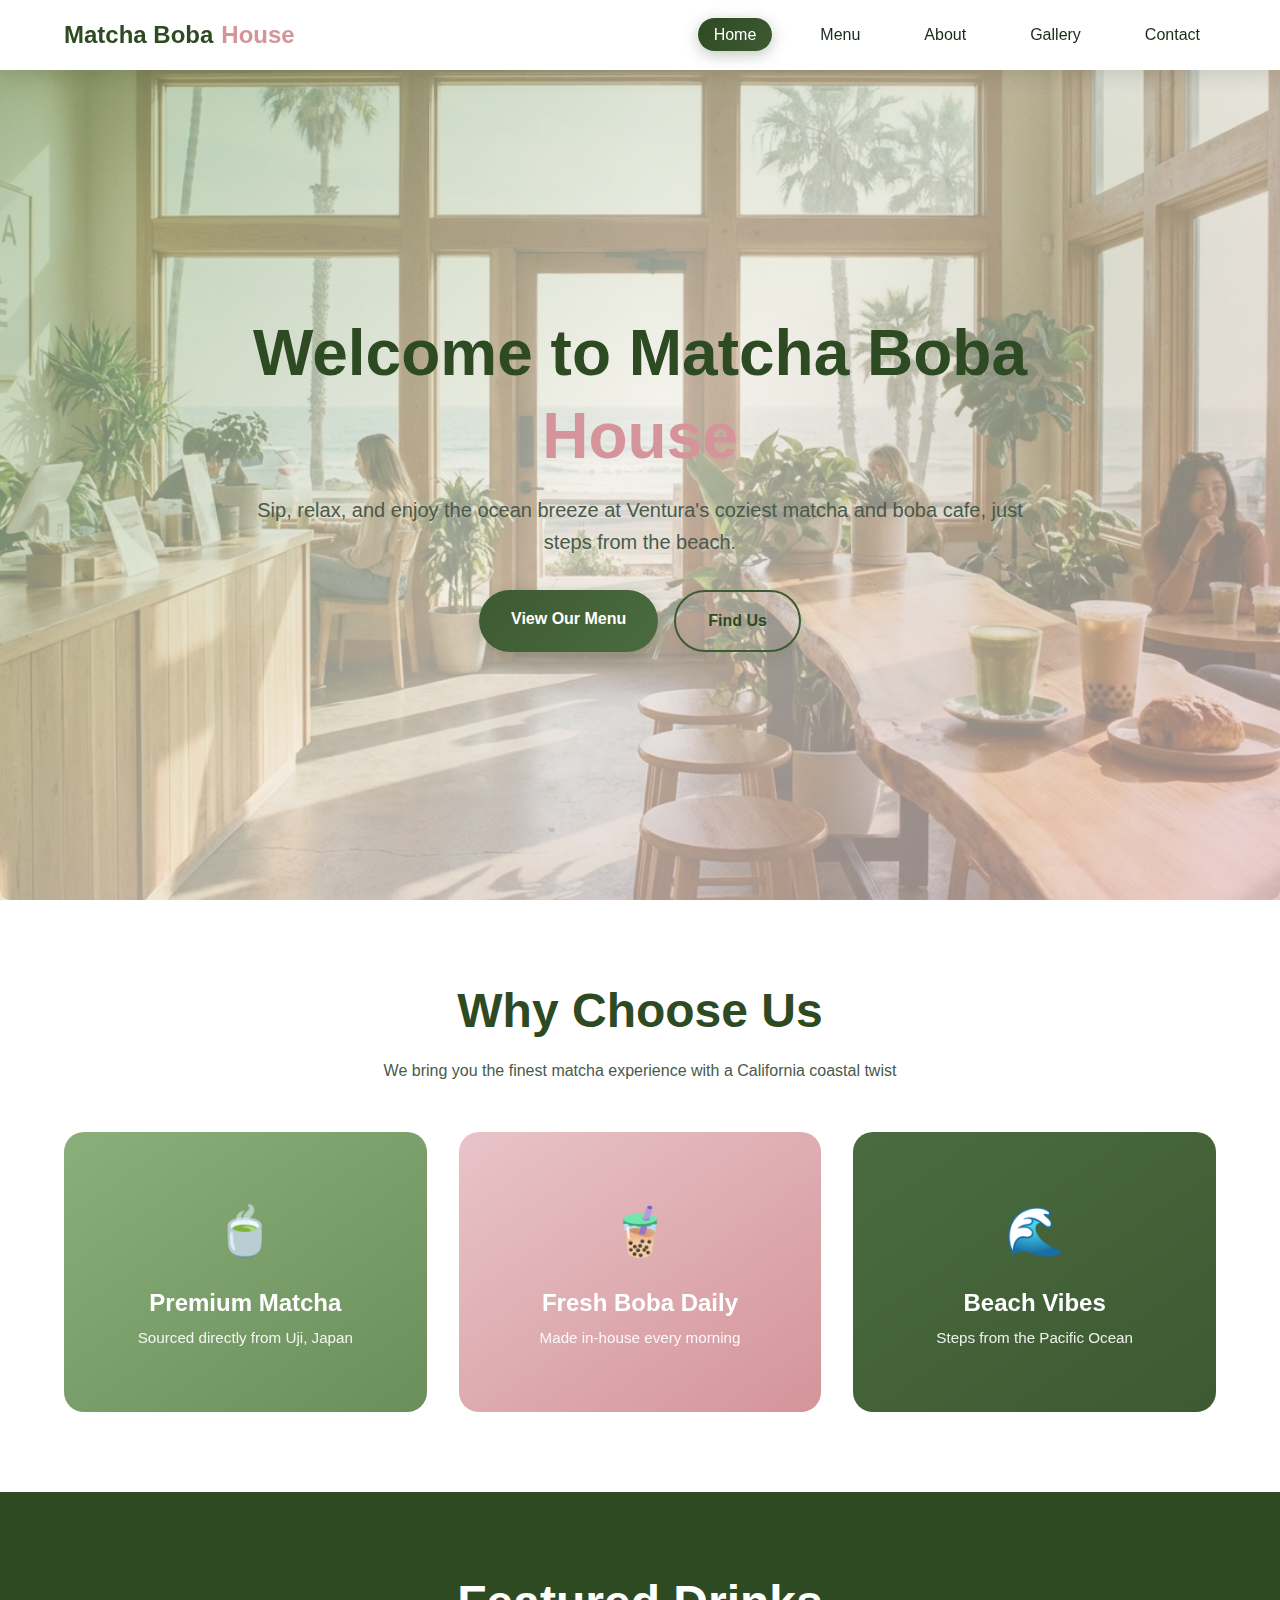
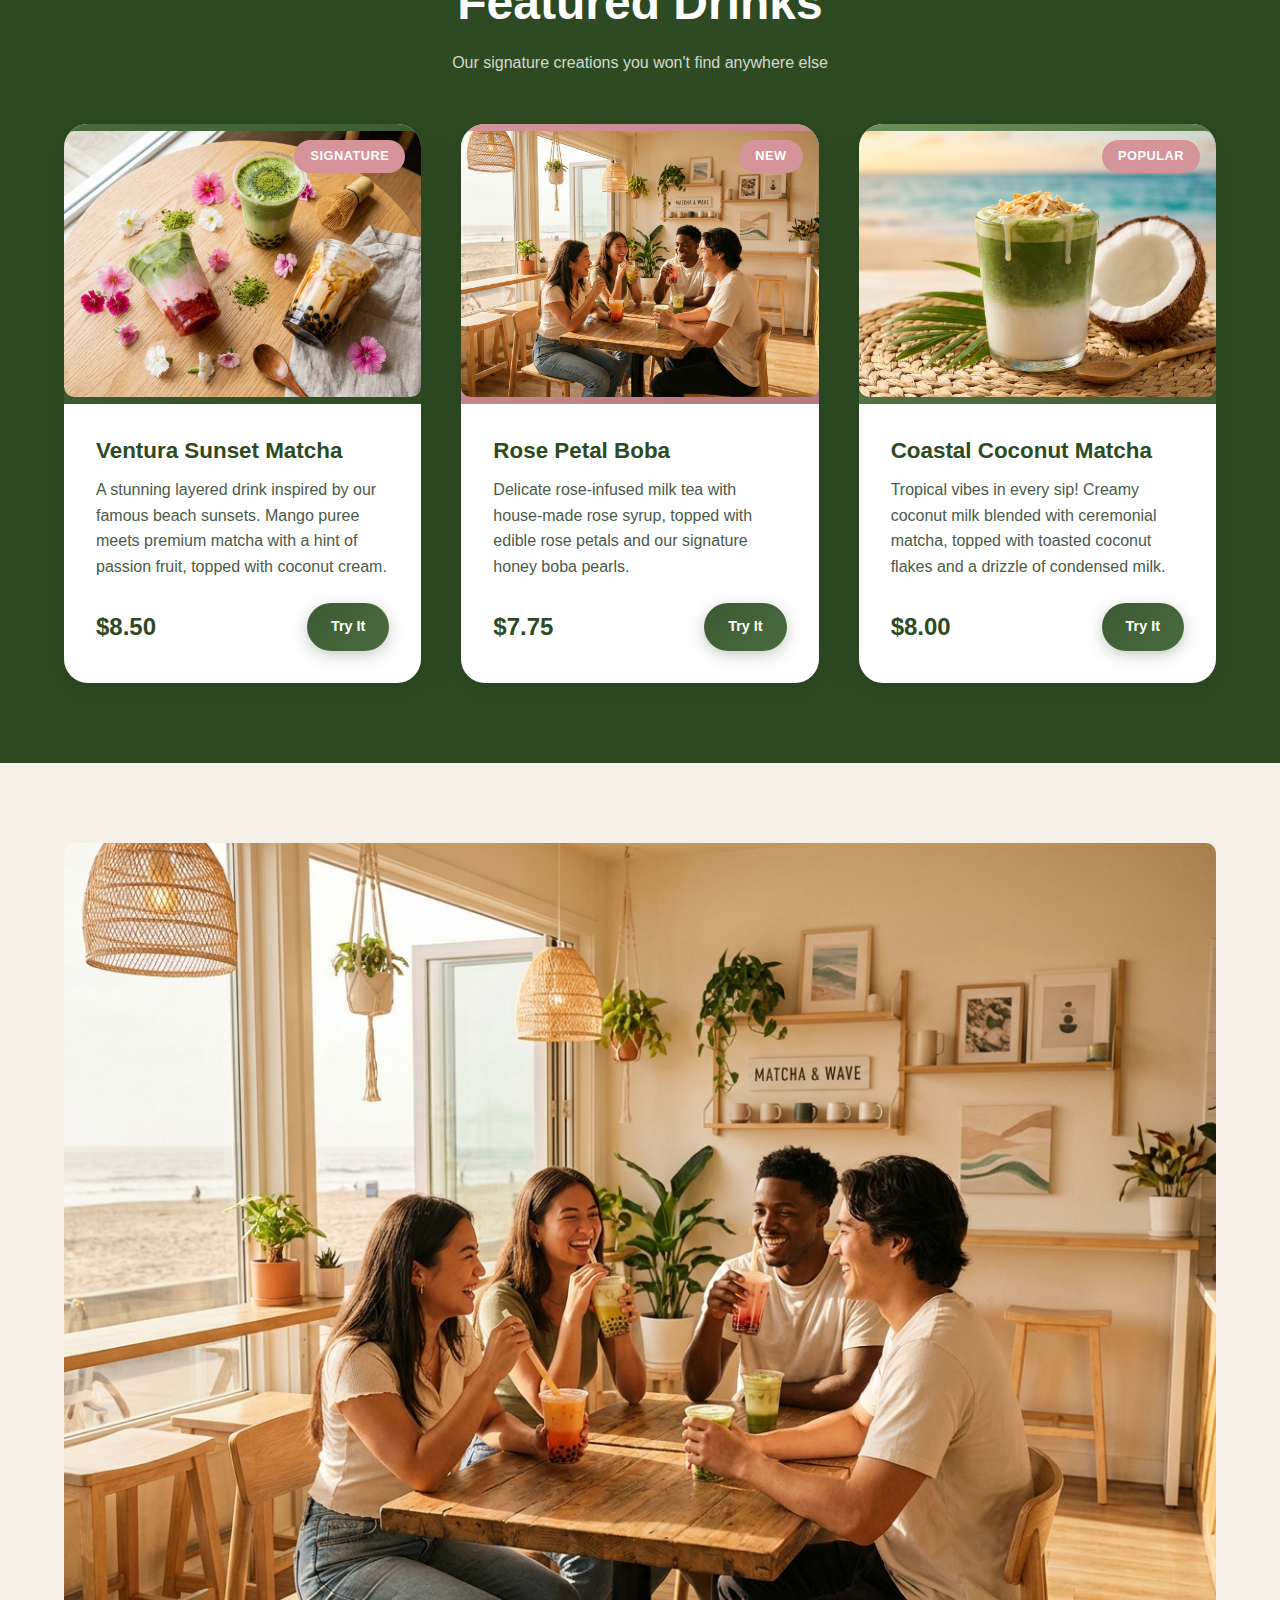
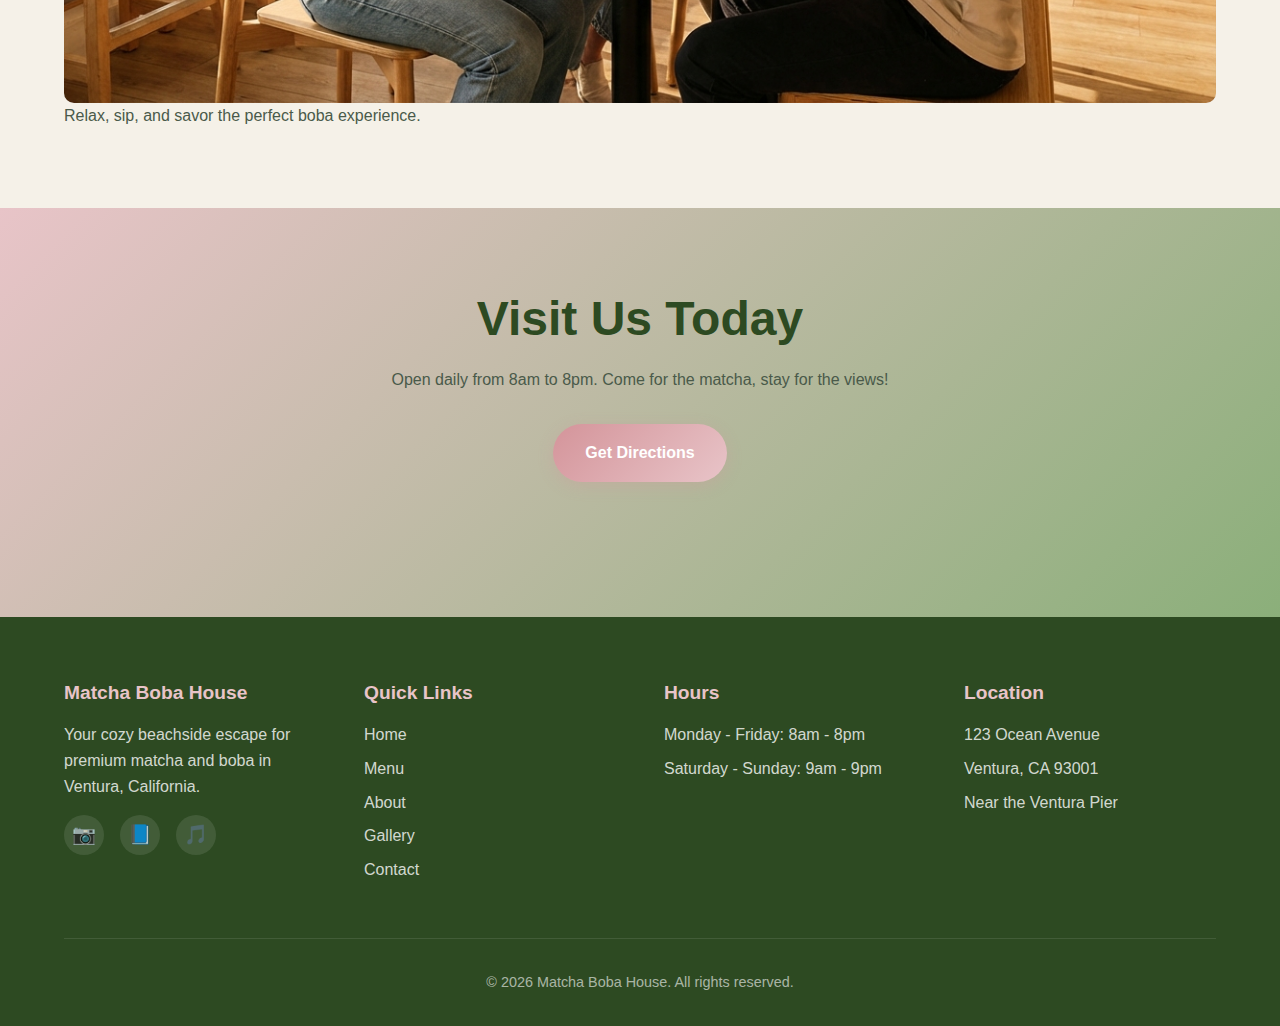
<file: index.html>
<!DOCTYPE html>
<html lang="en">
<head>
  <meta charset="UTF-8">
  <meta name="viewport" content="width=device-width, initial-scale=1.0">
  <title>Matcha Boba House | Ventura's Beachside Matcha Cafe</title>
  <meta name="description" content="Matcha Boba House - Your cozy beachside matcha and boba tea cafe in Ventura, California. Fresh matcha, handcrafted boba, and ocean vibes.">
  <link rel="stylesheet" href="styles.css">
  <style>
    /* ===== Responsive Images ===== */
    img {
      max-width: 100%;
      height: auto;
      display: block;
      border-radius: 10px;
    }
  </style>
</head>
<body>
  <!-- Navigation -->
  <nav class="navbar">
    <a href="index.html" class="logo">Matcha Boba <span>House</span></a>
    <ul class="nav-links">
      <li><a href="index.html" class="active">Home</a></li>
      <li><a href="menu.html">Menu</a></li>
      <li><a href="about.html">About</a></li>
      <li><a href="gallery.html">Gallery</a></li>
      <li><a href="contact.html">Contact</a></li>
    </ul>
    <div class="menu-toggle" onclick="toggleMenu()">
      <span></span>
      <span></span>
      <span></span>
    </div>
  </nav>

  <!-- Hero Section -->
  <section class="hero">
    <img src="images/hero.png" alt="Hero image of Matcha Boba House">
    <div class="hero-content">
      <h1>Welcome to Matcha Boba <span>House</span></h1>
      <p class="hero-tagline">Sip, relax, and enjoy the ocean breeze at Ventura's coziest matcha and boba cafe, just steps from the beach.</p>
      <div class="hero-buttons">
        <a href="menu.html" class="btn btn-primary">View Our Menu</a>
        <a href="contact.html" class="btn btn-secondary">Find Us</a>
      </div>
    </div>
  </section>

  <!-- Features Section -->
  <section class="features">
    <div class="section-header">
      <h2>Why Choose Us</h2>
      <p>We bring you the finest matcha experience with a California coastal twist</p>
    </div>
    <div class="features-grid">
      <!-- Flip Card 1 -->
      <div class="flip-card">
        <div class="flip-card-inner">
          <div class="flip-card-front">
            <div class="flip-icon">🍵</div>
            <h3>Premium Matcha</h3>
            <p>Sourced directly from Uji, Japan</p>
          </div>
          <div class="flip-card-back">
            <div class="back-icon">✨</div>
            <p>Our ceremonial-grade matcha is stone-ground fresh and delivers authentic, rich flavor in every sip. We partner directly with farms in Uji for the highest quality.</p>
          </div>
        </div>
      </div>
      <!-- Flip Card 2 -->
      <div class="flip-card">
        <div class="flip-card-inner">
          <div class="flip-card-front">
            <div class="flip-icon">🧋</div>
            <h3>Fresh Boba Daily</h3>
            <p>Made in-house every morning</p>
          </div>
          <div class="flip-card-back">
            <div class="back-icon">🫧</div>
            <p>Our tapioca pearls are cooked fresh every morning for that perfect chewy texture. We never use day-old boba - only the freshest for our customers!</p>
          </div>
        </div>
      </div>
      <!-- Flip Card 3 -->
      <div class="flip-card">
        <div class="flip-card-inner">
          <div class="flip-card-front">
            <div class="flip-icon">🌊</div>
            <h3>Beach Vibes</h3>
            <p>Steps from the Pacific Ocean</p>
          </div>
          <div class="flip-card-back">
            <div class="back-icon">☀️</div>
            <p>Located just steps from Ventura's beautiful coastline, enjoy your drink with stunning ocean views and the calming sound of waves.</p>
          </div>
        </div>
      </div>
    </div>
  </section>

  <!-- Featured Drinks Section -->
  <section class="featured-drinks">
    <div class="section-header">
      <h2>Featured Drinks</h2>
      <p>Our signature creations you won't find anywhere else</p>
    </div>
    <div class="featured-grid">
      <!-- Featured Drink 1 -->
      <div class="featured-drink">
        <div class="featured-drink-image">
          <img src="images/feature.png" alt="Boba drinks on a table">
          <span class="featured-badge">Signature</span>
        </div>
        <div class="featured-drink-content">
          <h3>Ventura Sunset Matcha</h3>
          <p>A stunning layered drink inspired by our famous beach sunsets. Mango puree meets premium matcha with a hint of passion fruit, topped with coconut cream.</p>
          <div class="featured-drink-footer">
            <span class="featured-price">$8.50</span>
            <a href="menu.html" class="btn btn-primary">Try It</a>
          </div>
        </div>
      </div>

      <!-- Featured Drink 2 -->
      <div class="featured-drink">
        <div class="featured-drink-image">
          <img src="images/extra.png" alt="Customers enjoying boba in cafe">
          <span class="featured-badge">New</span>
        </div>
        <div class="featured-drink-content">
          <h3>Rose Petal Boba</h3>
          <p>Delicate rose-infused milk tea with house-made rose syrup, topped with edible rose petals and our signature honey boba pearls.</p>
          <div class="featured-drink-footer">
            <span class="featured-price">$7.75</span>
            <a href="menu.html" class="btn btn-primary">Try It</a>
          </div>
        </div>
      </div>

      <!-- Featured Drink 3 -->
      <div class="featured-drink">
        <div class="featured-drink-image">
          <img src="images/coconut.png" alt="Coastal Coconut Matcha latte with toasted coconut">
          <span class="featured-badge">Popular</span>
        </div>
        <div class="featured-drink-content">
          <h3>Coastal Coconut Matcha</h3>
          <p>Tropical vibes in every sip! Creamy coconut milk blended with ceremonial matcha, topped with toasted coconut flakes and a drizzle of condensed milk.</p>
          <div class="featured-drink-footer">
            <span class="featured-price">$8.00</span>
            <a href="menu.html" class="btn btn-primary">Try It</a>
          </div>
        </div>
      </div>
    </div>
  </section>

  <!-- Extra Image / Optional Section -->
  <section class="extra">
    <img src="images/extra.png" alt="Customers enjoying boba in cafe">
    <p>Relax, sip, and savor the perfect boba experience.</p>
  </section>

  <!-- CTA Section -->
  <section class="features" style="background: linear-gradient(135deg, var(--pink-light), var(--sage-light));">
    <div class="section-header">
      <h2>Visit Us Today</h2>
      <p>Open daily from 8am to 8pm. Come for the matcha, stay for the views!</p>
      <div style="margin-top: 2rem;">
        <a href="contact.html" class="btn btn-pink">Get Directions</a>
      </div>
    </div>
  </section>

  <!-- Footer -->
  <footer class="footer">
    <div class="footer-content">
      <div class="footer-section">
        <h3>Matcha Boba House</h3>
        <p>Your cozy beachside escape for premium matcha and boba in Ventura, California.</p>
        <div class="social-links">
          <a href="#" aria-label="Instagram">📷</a>
          <a href="#" aria-label="Facebook">📘</a>
          <a href="#" aria-label="TikTok">🎵</a>
        </div>
      </div>
      <div class="footer-section">
        <h3>Quick Links</h3>
        <a href="index.html">Home</a>
        <a href="menu.html">Menu</a>
        <a href="about.html">About</a>
        <a href="gallery.html">Gallery</a>
        <a href="contact.html">Contact</a>
      </div>
      <div class="footer-section">
        <h3>Hours</h3>
        <p>Monday - Friday: 8am - 8pm</p>
        <p>Saturday - Sunday: 9am - 9pm</p>
      </div>
      <div class="footer-section">
        <h3>Location</h3>
        <p>123 Ocean Avenue</p>
        <p>Ventura, CA 93001</p>
        <p>Near the Ventura Pier</p>
      </div>
    </div>
    <div class="footer-bottom">
      <p>&copy; 2026 Matcha Boba House. All rights reserved.</p>
    </div>
  </footer>

  <script>
    function toggleMenu() {
      document.querySelector('.nav-links').classList.toggle('active');
      document.querySelector('.menu-toggle').classList.toggle('active');
    }
  </script>
</body>
</html>
</file>
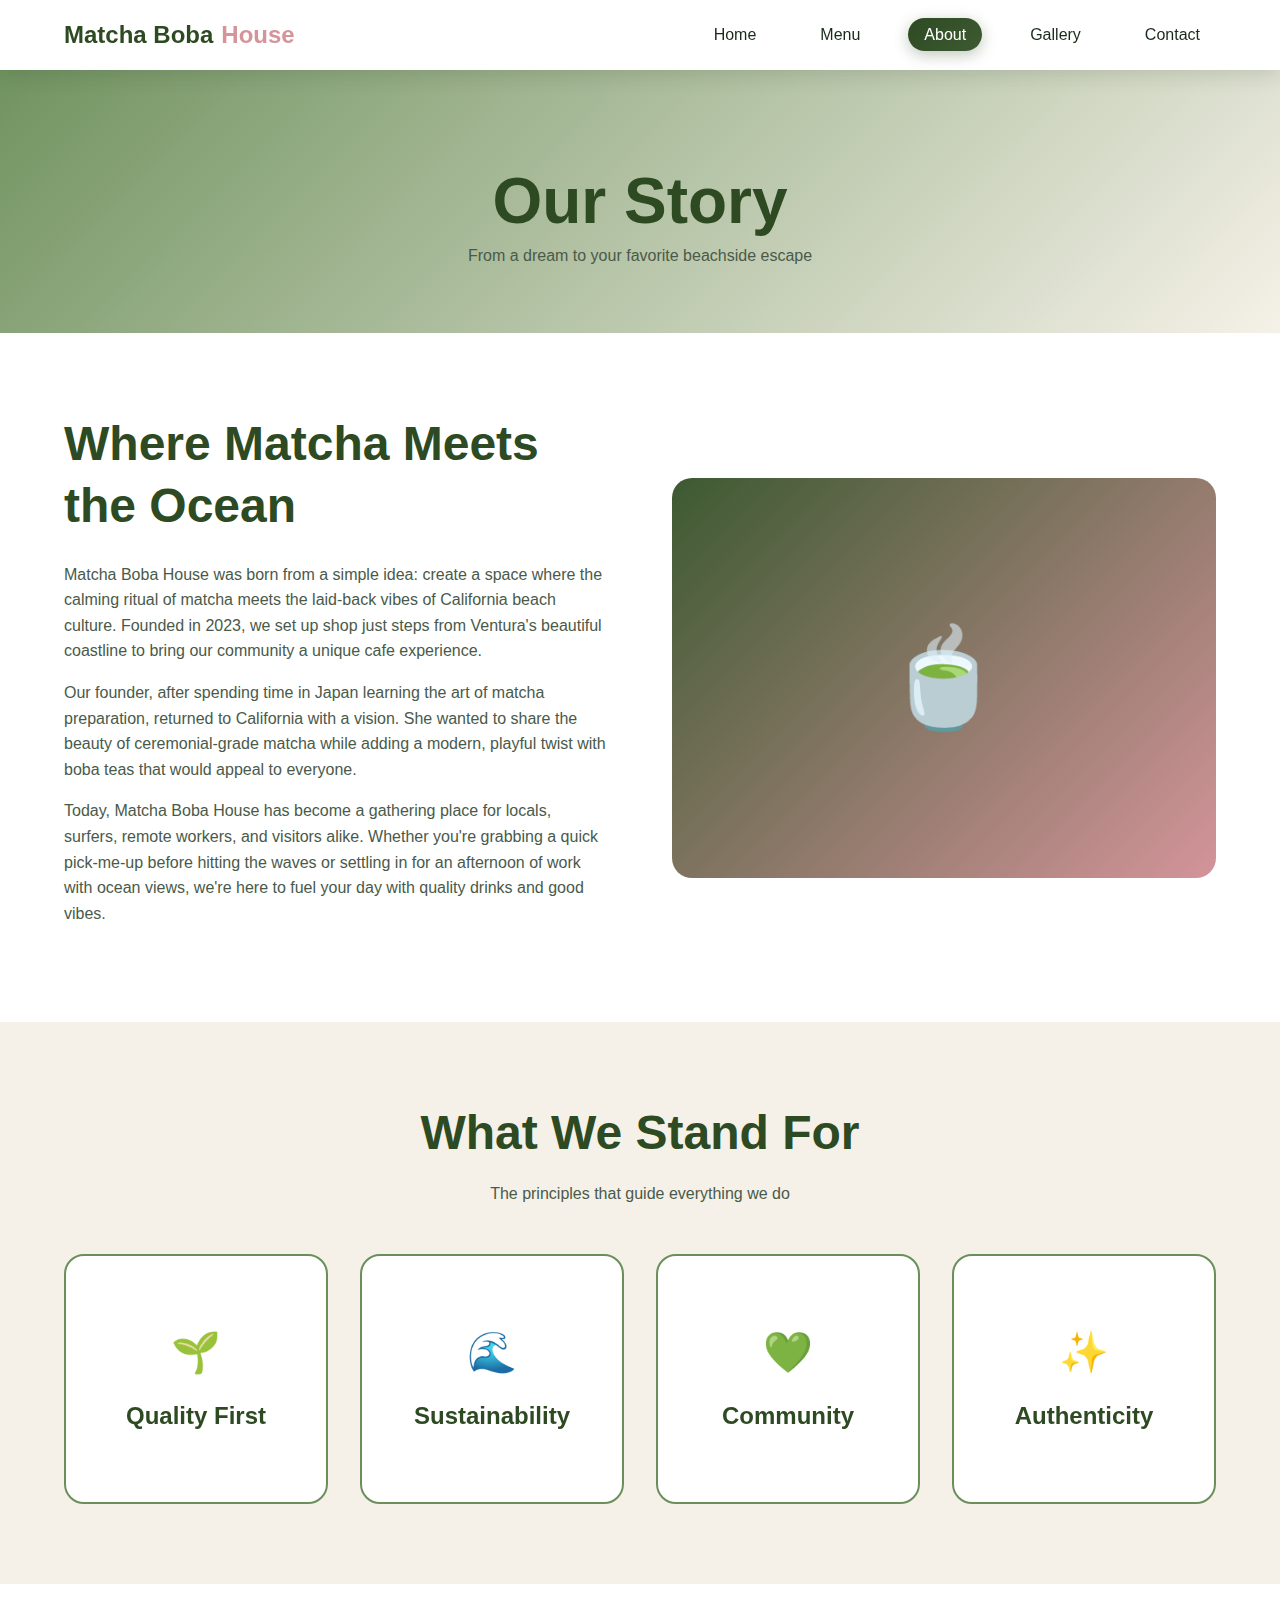
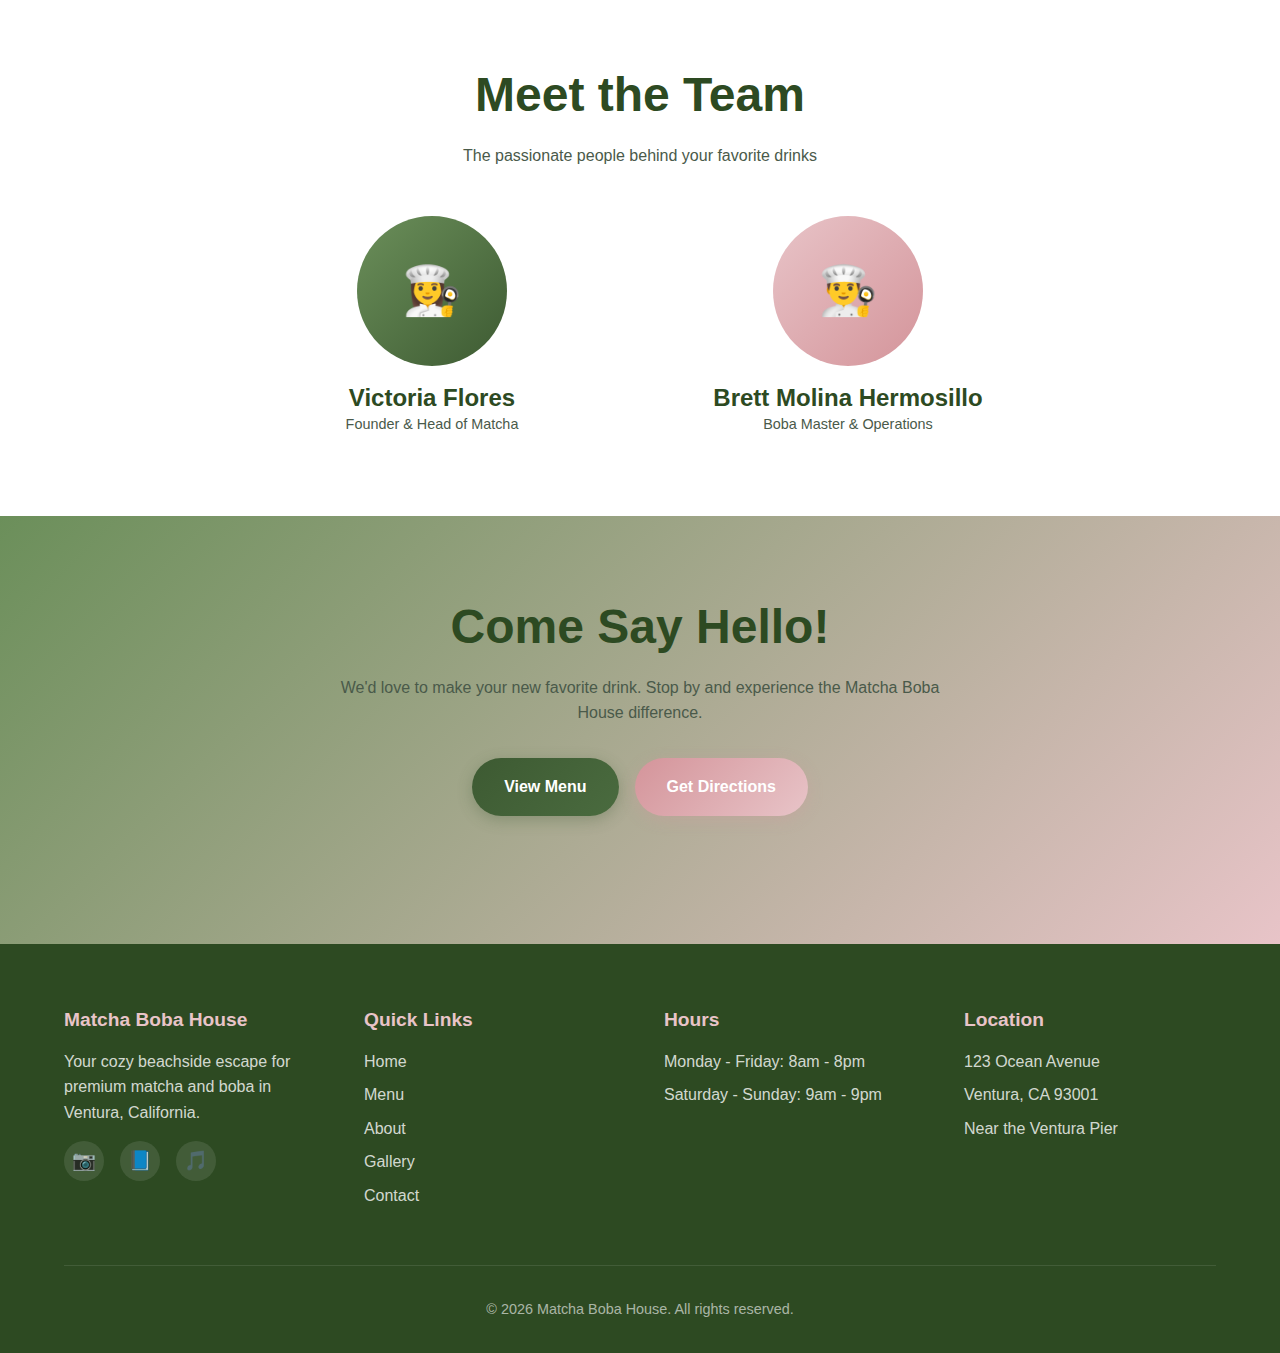
<file: about.html>
<!doctype html>
<html lang="en">
  <head>
    <meta charset="UTF-8" />
    <meta name="viewport" content="width=device-width, initial-scale=1.0" />
    <title>About Us | Matcha Boba House</title>
    <meta
      name="description"
      content="Learn about Matcha Boba House, our story, values, and the team behind Ventura's favorite beachside matcha cafe."
    />
    <link rel="stylesheet" href="styles.css" />
  </head>
  <body>
    <!-- Navigation -->
    <nav class="navbar">
      <a href="index.html" class="logo">Matcha Boba <span>House</span></a>
      <ul class="nav-links">
        <li><a href="index.html">Home</a></li>
        <li><a href="menu.html">Menu</a></li>
        <li><a href="about.html" class="active">About</a></li>
        <li><a href="gallery.html">Gallery</a></li>
        <li><a href="contact.html">Contact</a></li>
      </ul>
      <div class="menu-toggle" onclick="toggleMenu()">
        <span></span>
        <span></span>
        <span></span>
      </div>
    </nav>

    <!-- Page Hero -->
    <section class="page-hero">
      <h1>Our Story</h1>
      <p>From a dream to your favorite beachside escape</p>
    </section>

    <!-- About Content -->
    <section class="about-content">
      <div class="about-grid">
        <div class="about-text">
          <h2>Where Matcha Meets the Ocean</h2>
          <p>
            Matcha Boba House was born from a simple idea: create a space where
            the calming ritual of matcha meets the laid-back vibes of California
            beach culture. Founded in 2023, we set up shop just steps from
            Ventura's beautiful coastline to bring our community a unique cafe
            experience.
          </p>
          <p>
            Our founder, after spending time in Japan learning the art of matcha
            preparation, returned to California with a vision. She wanted to
            share the beauty of ceremonial-grade matcha while adding a modern,
            playful twist with boba teas that would appeal to everyone.
          </p>
          <p>
            Today, Matcha Boba House has become a gathering place for locals,
            surfers, remote workers, and visitors alike. Whether you're grabbing
            a quick pick-me-up before hitting the waves or settling in for an
            afternoon of work with ocean views, we're here to fuel your day with
            quality drinks and good vibes.
          </p>
        </div>
        <div class="about-image">🍵</div>
      </div>
    </section>

    <!-- Values Section -->
    <section class="values-section">
      <div class="section-header">
        <h2>What We Stand For</h2>
        <p>The principles that guide everything we do</p>
      </div>
      <div class="values-grid">
        <!-- Value Flip Card 1 -->
        <div class="value-flip-card">
          <div class="flip-card-inner">
            <div class="flip-card-front">
              <div class="icon">🌱</div>
              <h3>Quality First</h3>
            </div>
            <div class="flip-card-back">
              <p>
                We source our matcha directly from Uji, Japan, and use only
                premium ingredients. No shortcuts, no compromises. Every drink
                is crafted with care.
              </p>
            </div>
          </div>
        </div>
        <!-- Value Flip Card 2 -->
        <div class="value-flip-card">
          <div class="flip-card-inner">
            <div class="flip-card-front">
              <div class="icon">🌊</div>
              <h3>Sustainability</h3>
            </div>
            <div class="flip-card-back">
              <p>
                From biodegradable straws to compostable cups, we're committed
                to protecting the ocean we love. We aim to minimize our
                environmental footprint every day.
              </p>
            </div>
          </div>
        </div>
        <!-- Value Flip Card 3 -->
        <div class="value-flip-card">
          <div class="flip-card-inner">
            <div class="flip-card-front">
              <div class="icon">💚</div>
              <h3>Community</h3>
            </div>
            <div class="flip-card-back">
              <p>
                We're more than a cafe - we're a gathering place. We support
                local artists, host community events, and give back to Ventura
                whenever we can.
              </p>
            </div>
          </div>
        </div>
        <!-- Value Flip Card 4 -->
        <div class="value-flip-card">
          <div class="flip-card-inner">
            <div class="flip-card-front">
              <div class="icon">✨</div>
              <h3>Authenticity</h3>
            </div>
            <div class="flip-card-back">
              <p>
                We honor traditional Japanese matcha preparation while embracing
                creativity. It's about respecting the roots while making it
                accessible to everyone.
              </p>
            </div>
          </div>
        </div>
      </div>
    </section>

    <!-- Team Section -->
    <section class="team-section">
      <div class="section-header">
        <h2>Meet the Team</h2>
        <p>The passionate people behind your favorite drinks</p>
      </div>
      <div class="team-grid">
        <div class="team-member">
          <div class="team-photo">👩‍🍳</div>
          <h3>Victoria Flores</h3>
          <p>Founder & Head of Matcha</p>
        </div>
        <div class="team-member">
          <div class="team-photo">👨‍🍳</div>
          <h3>Brett Molina Hermosillo</h3>
          <p>Boba Master & Operations</p>
        </div>
      </div>
    </section>

    <!-- CTA Section -->
    <section
      class="features"
      style="
        background: linear-gradient(135deg, var(--sage), var(--pink-light));
      "
    >
      <div class="section-header">
        <h2>Come Say Hello!</h2>
        <p>
          We'd love to make your new favorite drink. Stop by and experience the
          Matcha Boba House difference.
        </p>
        <div
          style="
            margin-top: 2rem;
            display: flex;
            gap: 1rem;
            justify-content: center;
            flex-wrap: wrap;
          "
        >
          <a href="menu.html" class="btn btn-primary">View Menu</a>
          <a href="contact.html" class="btn btn-pink">Get Directions</a>
        </div>
      </div>
    </section>

    <!-- Footer -->
    <footer class="footer">
      <div class="footer-content">
        <div class="footer-section">
          <h3>Matcha Boba House</h3>
          <p>
            Your cozy beachside escape for premium matcha and boba in Ventura,
            California.
          </p>
          <div class="social-links">
            <a href="#" aria-label="Instagram">📷</a>
            <a href="#" aria-label="Facebook">📘</a>
            <a href="#" aria-label="TikTok">🎵</a>
          </div>
        </div>
        <div class="footer-section">
          <h3>Quick Links</h3>
          <a href="index.html">Home</a>
          <a href="menu.html">Menu</a>
          <a href="about.html">About</a>
          <a href="gallery.html">Gallery</a>
          <a href="contact.html">Contact</a>
        </div>
        <div class="footer-section">
          <h3>Hours</h3>
          <p>Monday - Friday: 8am - 8pm</p>
          <p>Saturday - Sunday: 9am - 9pm</p>
        </div>
        <div class="footer-section">
          <h3>Location</h3>
          <p>123 Ocean Avenue</p>
          <p>Ventura, CA 93001</p>
          <p>Near the Ventura Pier</p>
        </div>
      </div>
      <div class="footer-bottom">
        <p>&copy; 2026 Matcha Boba House. All rights reserved.</p>
      </div>
    </footer>

    <script>
      function toggleMenu() {
        document.querySelector(".nav-links").classList.toggle("active");
        document.querySelector(".menu-toggle").classList.toggle("active");
      }
    </script>
  </body>
</html>
</file>
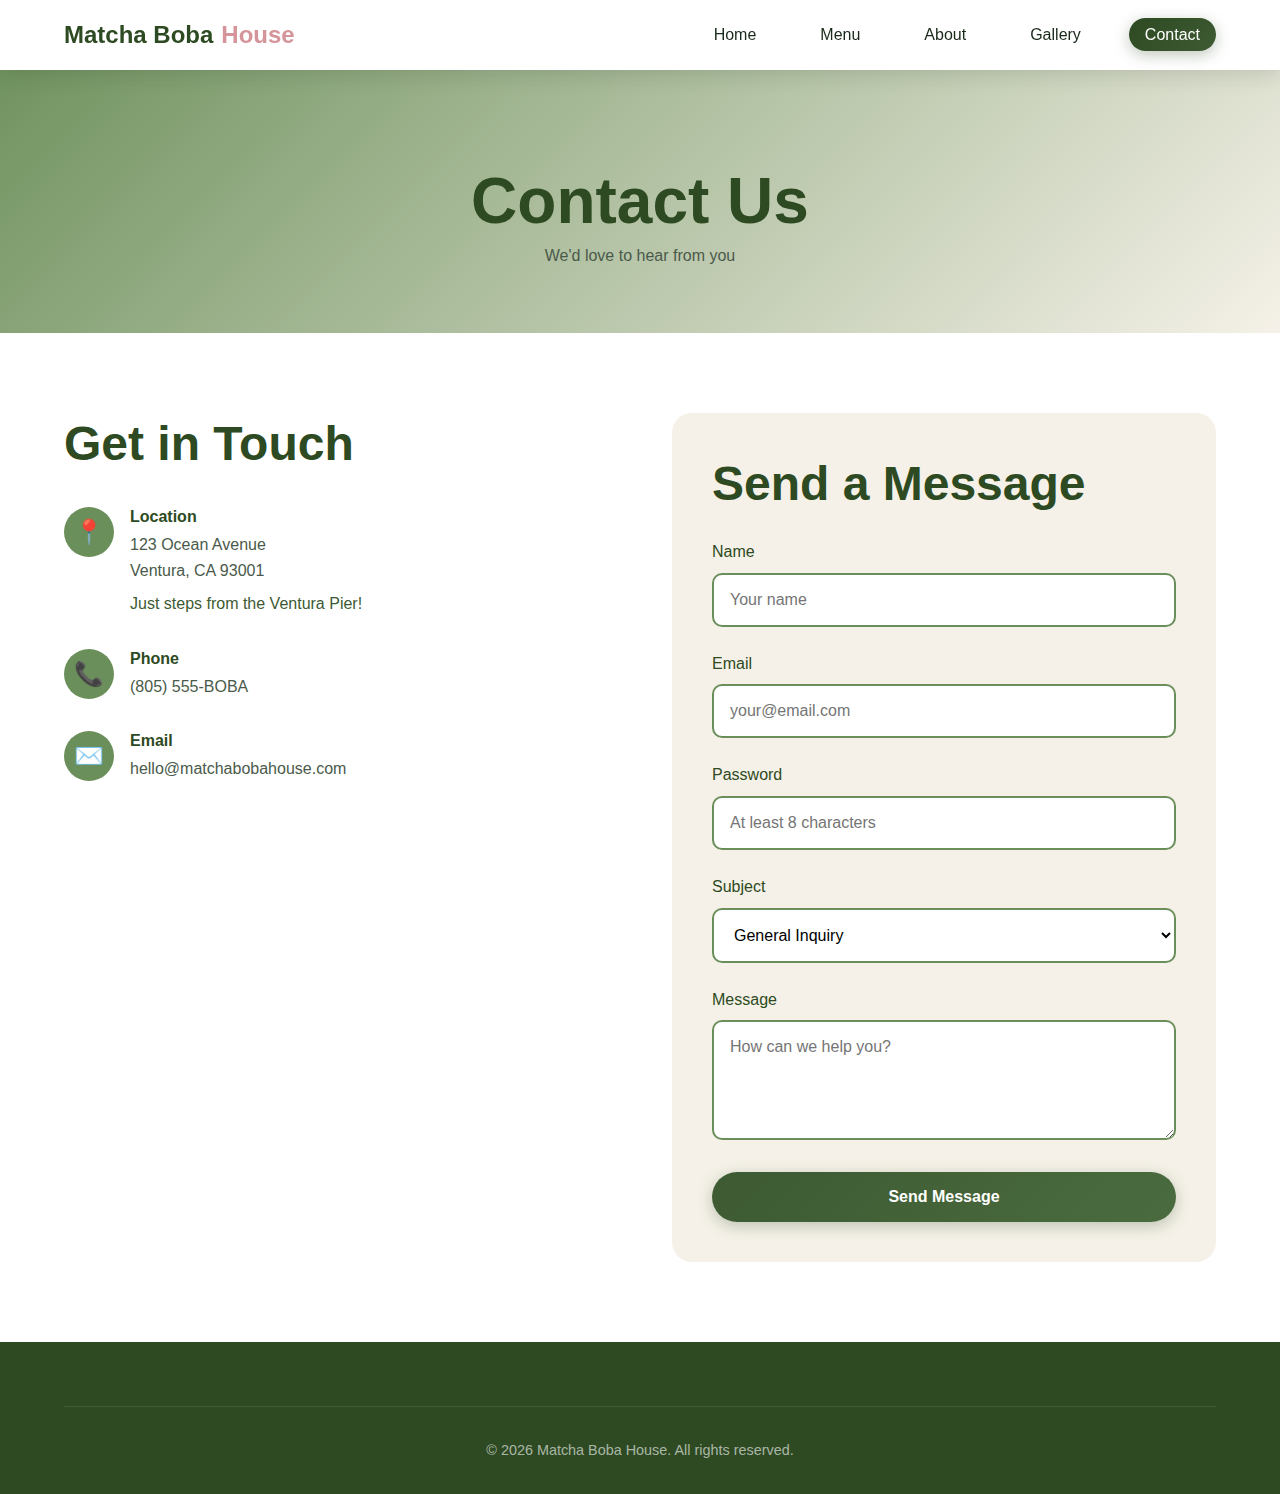
<file: contact.html>
<!DOCTYPE html>
<html lang="en">
<head>
  <meta charset="UTF-8">
  <meta name="viewport" content="width=device-width, initial-scale=1.0">
  <title>Contact | Matcha Boba House</title>
  <meta name="description" content="Visit Matcha Boba House near the Ventura Pier. Find our hours, location, and contact information. We'd love to hear from you!">
  <link rel="stylesheet" href="styles.css">
</head>
<body>

  <!-- Navigation -->
  <nav class="navbar">
    <a href="index.html" class="logo">Matcha Boba <span>House</span></a>
    <ul class="nav-links">
      <li><a href="index.html">Home</a></li>
      <li><a href="menu.html">Menu</a></li>
      <li><a href="about.html">About</a></li>
      <li><a href="gallery.html">Gallery</a></li>
      <li><a href="contact.html" class="active">Contact</a></li>
    </ul>
    <div class="menu-toggle" onclick="toggleMenu()">
      <span></span>
      <span></span>
      <span></span>
    </div>
  </nav>

  <!-- Page Hero -->
  <section class="page-hero">
    <h1>Contact Us</h1>
    <p>We'd love to hear from you</p>
  </section>

  <!-- Contact Section -->
  <section class="contact-section">
    <div class="contact-grid">

      <div class="contact-info">
        <h2>Get in Touch</h2>

        <div class="info-item">
          <div class="info-icon">📍</div>
          <div>
            <h4>Location</h4>
            <p>123 Ocean Avenue<br>Ventura, CA 93001</p>
            <p style="margin-top: 0.5rem; color: var(--matcha);">
              Just steps from the Ventura Pier!
            </p>
          </div>
        </div>

        <div class="info-item">
          <div class="info-icon">📞</div>
          <div>
            <h4>Phone</h4>
            <p>(805) 555-BOBA</p>
          </div>
        </div>

        <div class="info-item">
          <div class="info-icon">✉️</div>
          <div>
            <h4>Email</h4>
            <p>hello@matchabobahouse.com</p>
          </div>
        </div>
      </div>

      <!-- Contact Form -->
      <div class="contact-form-container">
        <h2>Send a Message</h2>

        <form class="contact-form" onsubmit="handleSubmit(event)">

          <div class="form-group">
            <label for="name">Name</label>
            <input type="text" id="name" name="name" required placeholder="Your name">
          </div>

          <div class="form-group">
            <label for="email">Email</label>
            <input type="email" id="email" name="email" required placeholder="your@email.com">
          </div>

          <!-- NEW FEATURE: Password Field -->
          <div class="form-group">
            <label for="password">Password</label>
            <input
              type="password"
              id="password"
              name="password"
              placeholder="At least 8 characters"
            />
            <small id="passwordError" style="color:red;"></small>
          </div>

          <div class="form-group">
            <label for="subject">Subject</label>
            <select id="subject" name="subject">
              <option value="general">General Inquiry</option>
              <option value="catering">Catering Request</option>
              <option value="events">Private Events</option>
              <option value="feedback">Feedback</option>
              <option value="careers">Careers</option>
            </select>
          </div>

          <div class="form-group">
            <label for="message">Message</label>
            <textarea id="message" name="message" required placeholder="How can we help you?"></textarea>
          </div>

          <button type="submit" class="btn btn-primary" style="width: 100%;">
            Send Message
          </button>
        </form>
      </div>
    </div>
  </section>

  <!-- Footer -->
  <footer class="footer">
    <div class="footer-bottom">
      <p>&copy; 2026 Matcha Boba House. All rights reserved.</p>
    </div>
  </footer>

  <!-- JavaScript -->
<script>
  function toggleMenu() {
    document.querySelector('.nav-links').classList.toggle('active');
    document.querySelector('.menu-toggle').classList.toggle('active');
  }

  function handleSubmit(event) {
    event.preventDefault();

    const passwordInput = document.getElementById("password");
    const passwordError = document.getElementById("passwordError");

    // FIX: trim whitespace before validation
    const passwordVal = passwordInput.value.trim();

    if (passwordVal.length < 8) {
      passwordError.textContent = "Password must be at least 8 characters.";
      return;
    }

    passwordError.textContent = "";

    console.log("Form submitted with valid password:", passwordVal);

    alert("Thank you for your message! We'll get back to you soon.");
    event.target.reset();
  }
</script>

</body>
</html>
</file>
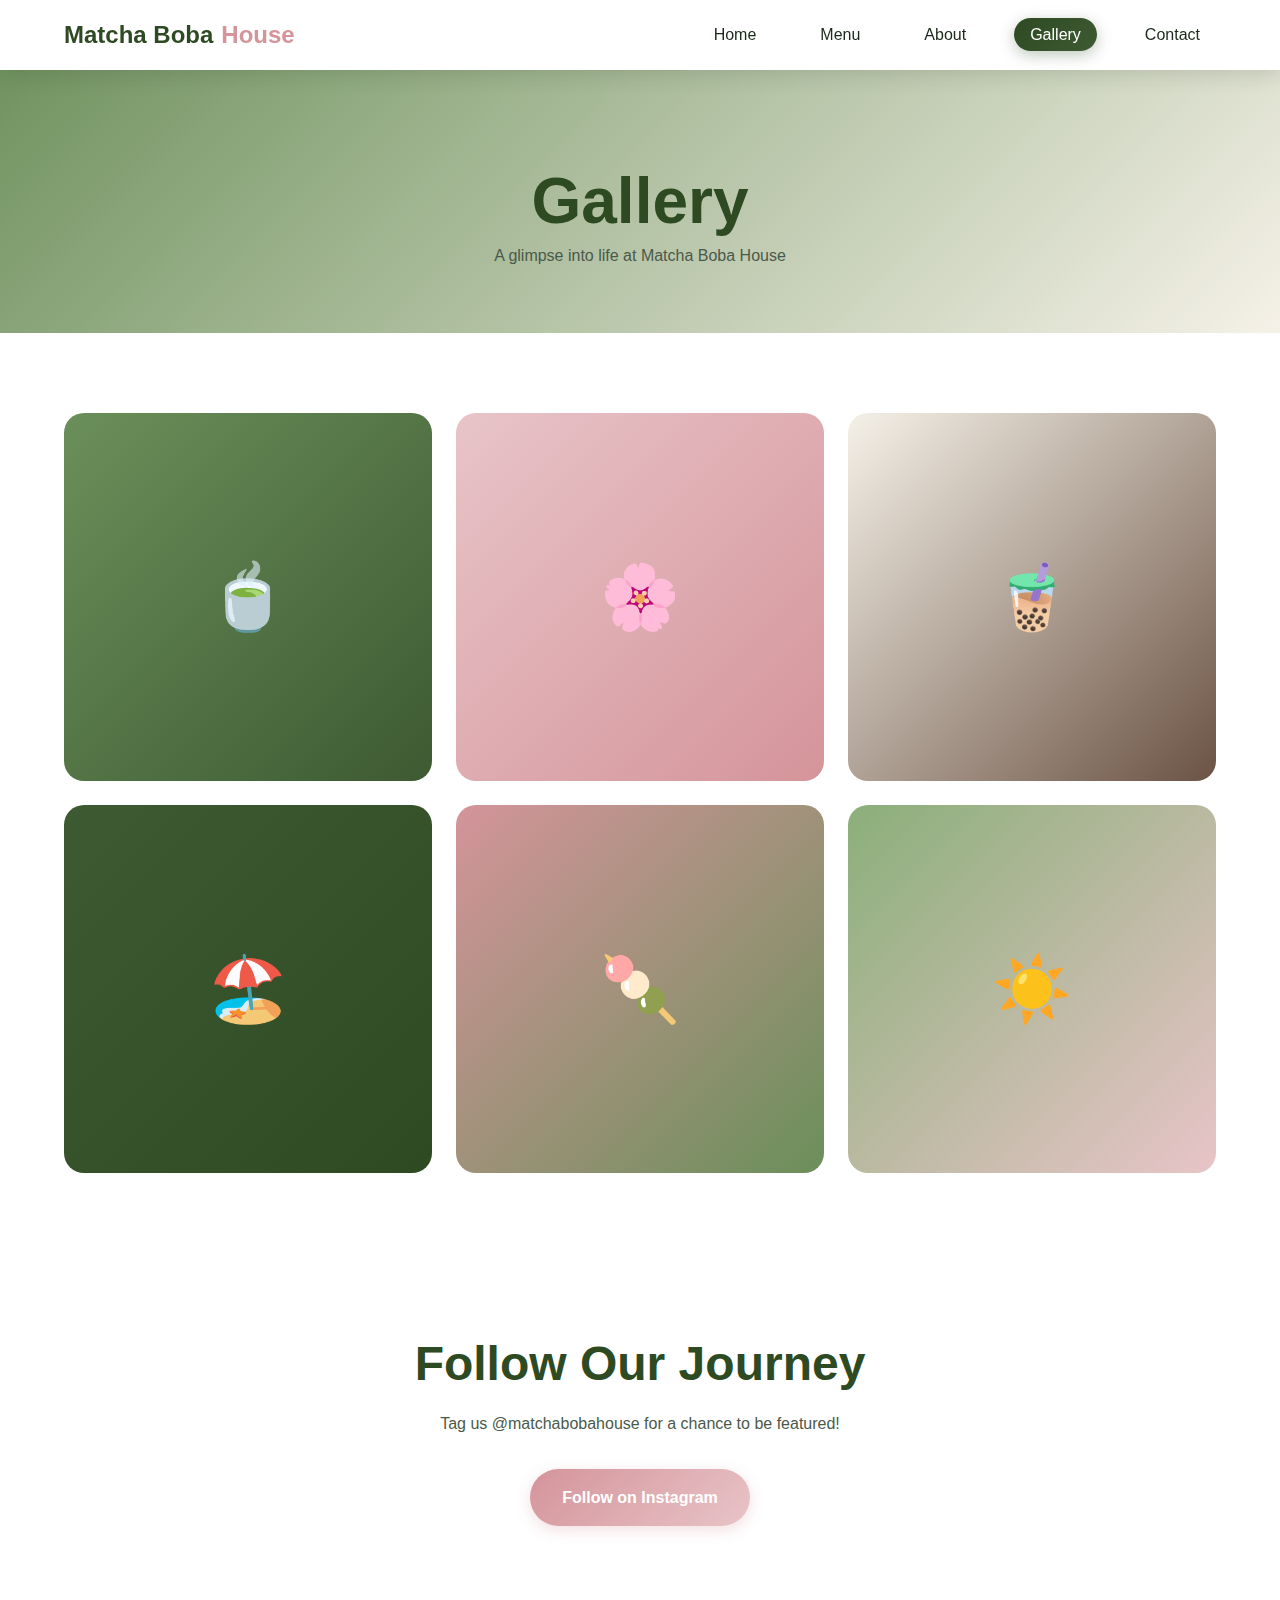
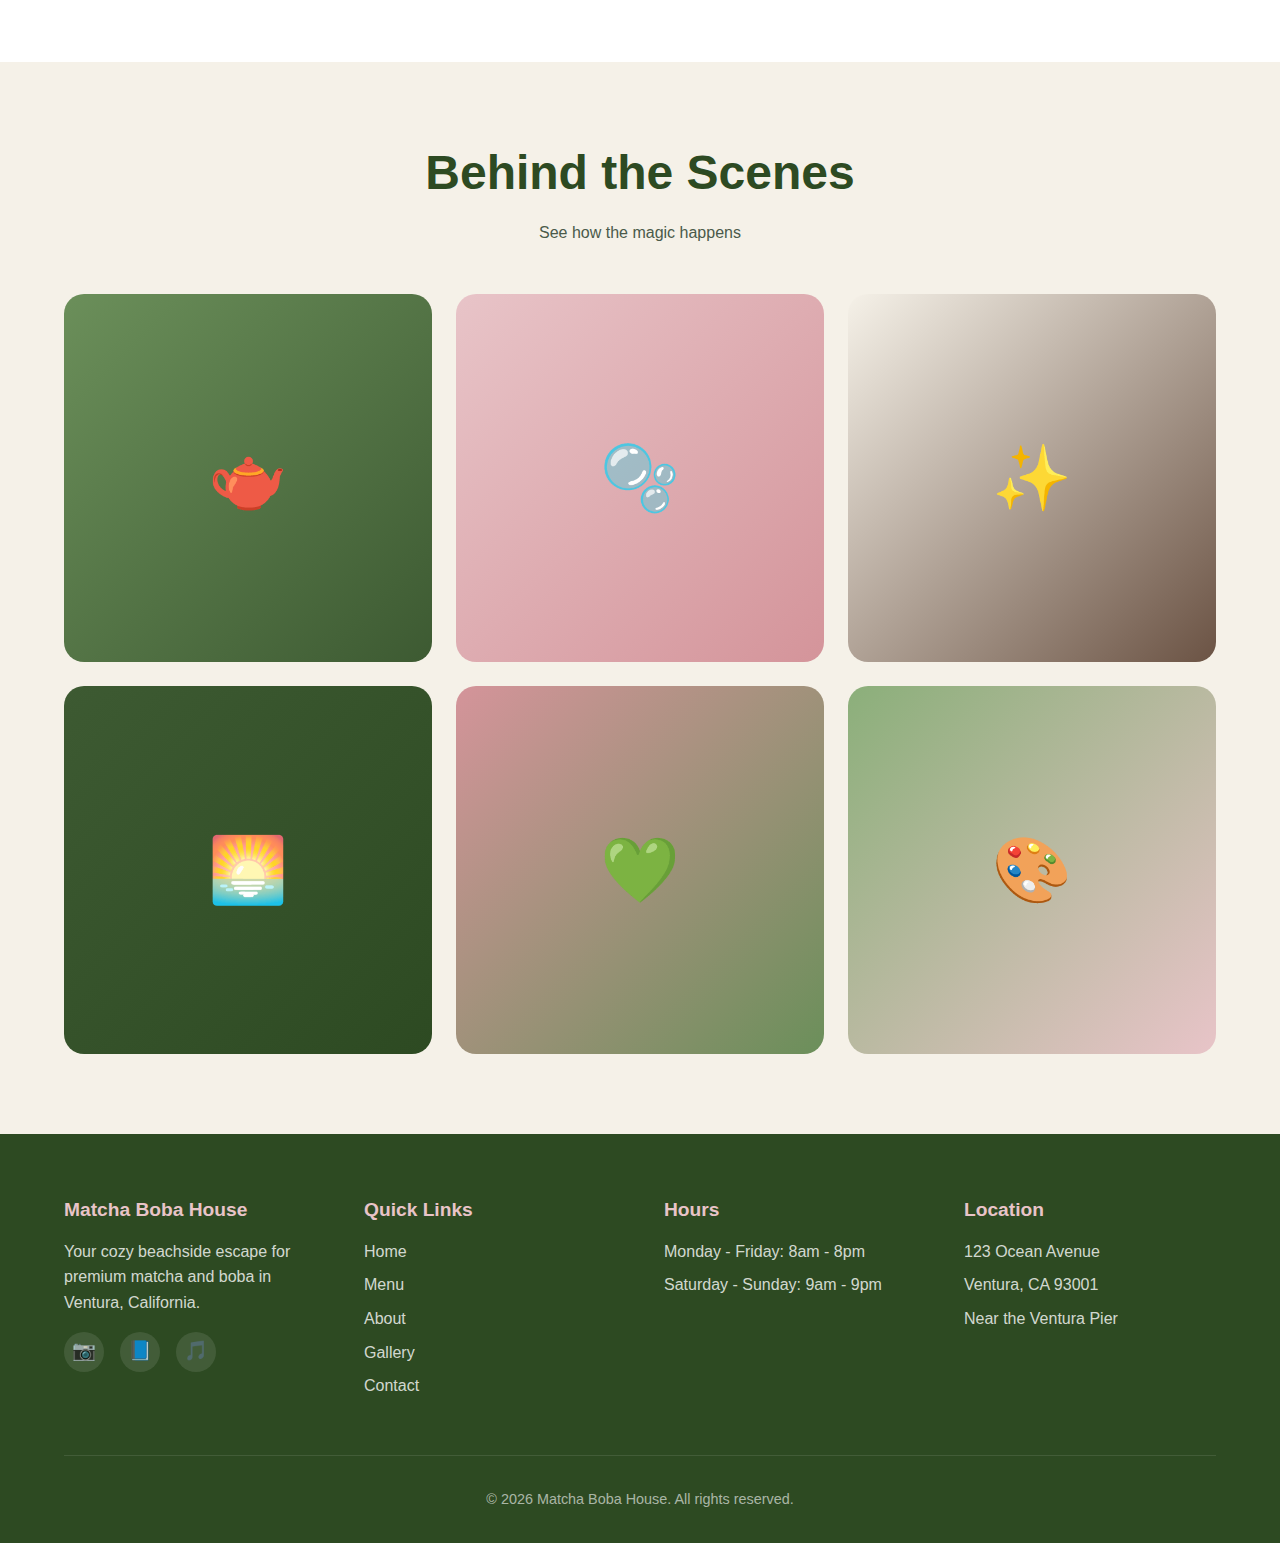
<file: gallery.html>
<!DOCTYPE html>
<html lang="en">
<head>
  <meta charset="UTF-8">
  <meta name="viewport" content="width=device-width, initial-scale=1.0">
  <title>Gallery | Matcha Boba House</title>
  <meta name="description" content="Browse photos of our delicious matcha drinks, cozy cafe space, and beachside vibes at Matcha Boba House in Ventura.">
  <link rel="stylesheet" href="styles.css">
</head>
<body>
  <!-- Navigation -->
  <nav class="navbar">
    <a href="index.html" class="logo">Matcha Boba <span>House</span></a>
    <ul class="nav-links">
      <li><a href="index.html">Home</a></li>
      <li><a href="menu.html">Menu</a></li>
      <li><a href="about.html">About</a></li>
      <li><a href="gallery.html" class="active">Gallery</a></li>
      <li><a href="contact.html">Contact</a></li>
    </ul>
    <div class="menu-toggle" onclick="toggleMenu()">
      <span></span>
      <span></span>
      <span></span>
    </div>
  </nav>

  <!-- Page Hero -->
  <section class="page-hero">
    <h1>Gallery</h1>
    <p>A glimpse into life at Matcha Boba House</p>
  </section>

  <!-- Gallery Section -->
  <section class="gallery-section">
    <div class="gallery-grid">
      <!-- Gallery Flip Card 1 -->
      <div class="gallery-flip-card">
        <div class="flip-card-inner">
          <div class="flip-card-front">🍵</div>
          <div class="flip-card-back">
            <h3>Signature Matcha Latte</h3>
            <p>Our most-loved drink, made with ceremonial-grade Uji matcha and your choice of milk. Pure matcha bliss!</p>
          </div>
        </div>
      </div>
      <!-- Gallery Flip Card 2 -->
      <div class="gallery-flip-card">
        <div class="flip-card-inner">
          <div class="flip-card-front">🌸</div>
          <div class="flip-card-back">
            <h3>Strawberry Matcha</h3>
            <p>The perfect balance of sweet and earthy. Fresh strawberry puree layered with premium matcha.</p>
          </div>
        </div>
      </div>
      <!-- Gallery Flip Card 3 -->
      <div class="gallery-flip-card">
        <div class="flip-card-inner">
          <div class="flip-card-front">🧋</div>
          <div class="flip-card-back">
            <h3>Brown Sugar Boba</h3>
            <p>Tiger-striped perfection! Caramelized brown sugar with fresh milk and our famous chewy boba.</p>
          </div>
        </div>
      </div>
      <!-- Gallery Flip Card 4 -->
      <div class="gallery-flip-card">
        <div class="flip-card-inner">
          <div class="flip-card-front">🏖️</div>
          <div class="flip-card-back">
            <h3>Ocean View Seating</h3>
            <p>Our outdoor patio offers stunning views of the Pacific. The perfect spot for sunset sipping.</p>
          </div>
        </div>
      </div>
      <!-- Gallery Flip Card 5 -->
      <div class="gallery-flip-card">
        <div class="flip-card-inner">
          <div class="flip-card-front">🍡</div>
          <div class="flip-card-back">
            <h3>Matcha Mochi Treats</h3>
            <p>Soft, chewy mochi filled with sweet matcha cream. A perfect pairing with any of our drinks!</p>
          </div>
        </div>
      </div>
      <!-- Gallery Flip Card 6 -->
      <div class="gallery-flip-card">
        <div class="flip-card-inner">
          <div class="flip-card-front">☀️</div>
          <div class="flip-card-back">
            <h3>Sunny Patio Vibes</h3>
            <p>Soak up the California sunshine on our plant-filled patio. Free WiFi and good vibes included!</p>
          </div>
        </div>
      </div>
    </div>
  </section>

  <!-- Instagram CTA -->
  <section class="features">
    <div class="section-header">
      <h2>Follow Our Journey</h2>
      <p>Tag us @matchabobahouse for a chance to be featured!</p>
      <div style="margin-top: 2rem;">
        <a href="#" class="btn btn-pink">Follow on Instagram</a>
      </div>
    </div>
  </section>

  <!-- More Gallery -->
  <section class="gallery-section" style="background: var(--cream);">
    <div class="section-header">
      <h2>Behind the Scenes</h2>
      <p>See how the magic happens</p>
    </div>
    <div class="gallery-grid">
      <!-- Gallery Flip Card 7 -->
      <div class="gallery-flip-card">
        <div class="flip-card-inner">
          <div class="flip-card-front">🫖</div>
          <div class="flip-card-back">
            <h3>Matcha Preparation</h3>
            <p>Each drink starts with traditionally whisked matcha using bamboo chasen. Craftsmanship in every cup.</p>
          </div>
        </div>
      </div>
      <!-- Gallery Flip Card 8 -->
      <div class="gallery-flip-card">
        <div class="flip-card-inner">
          <div class="flip-card-front">🫧</div>
          <div class="flip-card-back">
            <h3>Fresh Boba Making</h3>
            <p>Our boba is made fresh every single morning. We never serve day-old pearls - only the best!</p>
          </div>
        </div>
      </div>
      <!-- Gallery Flip Card 9 -->
      <div class="gallery-flip-card">
        <div class="flip-card-inner">
          <div class="flip-card-front">✨</div>
          <div class="flip-card-back">
            <h3>Cozy Interior</h3>
            <p>Minimalist Japanese-inspired decor meets California coastal charm. A space designed for relaxation.</p>
          </div>
        </div>
      </div>
      <!-- Gallery Flip Card 10 -->
      <div class="gallery-flip-card">
        <div class="flip-card-inner">
          <div class="flip-card-front">🌅</div>
          <div class="flip-card-back">
            <h3>Sunset at the Cafe</h3>
            <p>Golden hour hits different here. Join us for evening drinks with the most incredible sunset views.</p>
          </div>
        </div>
      </div>
      <!-- Gallery Flip Card 11 -->
      <div class="gallery-flip-card">
        <div class="flip-card-inner">
          <div class="flip-card-front">💚</div>
          <div class="flip-card-back">
            <h3>Team Love</h3>
            <p>Our baristas are passionate about what they do. Come meet the friendly faces behind your drinks!</p>
          </div>
        </div>
      </div>
      <!-- Gallery Flip Card 12 -->
      <div class="gallery-flip-card">
        <div class="flip-card-inner">
          <div class="flip-card-front">🎨</div>
          <div class="flip-card-back">
            <h3>Latte Art</h3>
            <p>Every drink is a canvas. Our baristas love creating beautiful matcha art for your enjoyment.</p>
          </div>
        </div>
      </div>
    </div>
  </section>

  <!-- Footer -->
  <footer class="footer">
    <div class="footer-content">
      <div class="footer-section">
        <h3>Matcha Boba House</h3>
        <p>Your cozy beachside escape for premium matcha and boba in Ventura, California.</p>
        <div class="social-links">
          <a href="#" aria-label="Instagram">📷</a>
          <a href="#" aria-label="Facebook">📘</a>
          <a href="#" aria-label="TikTok">🎵</a>
        </div>
      </div>
      <div class="footer-section">
        <h3>Quick Links</h3>
        <a href="index.html">Home</a>
        <a href="menu.html">Menu</a>
        <a href="about.html">About</a>
        <a href="gallery.html">Gallery</a>
        <a href="contact.html">Contact</a>
      </div>
      <div class="footer-section">
        <h3>Hours</h3>
        <p>Monday - Friday: 8am - 8pm</p>
        <p>Saturday - Sunday: 9am - 9pm</p>
      </div>
      <div class="footer-section">
        <h3>Location</h3>
        <p>123 Ocean Avenue</p>
        <p>Ventura, CA 93001</p>
        <p>Near the Ventura Pier</p>
      </div>
    </div>
    <div class="footer-bottom">
      <p>&copy; 2026 Matcha Boba House. All rights reserved.</p>
    </div>
  </footer>

  <script>
    function toggleMenu() {
      document.querySelector('.nav-links').classList.toggle('active');
      document.querySelector('.menu-toggle').classList.toggle('active');
    }
  </script>
</body>
</html>
</file>
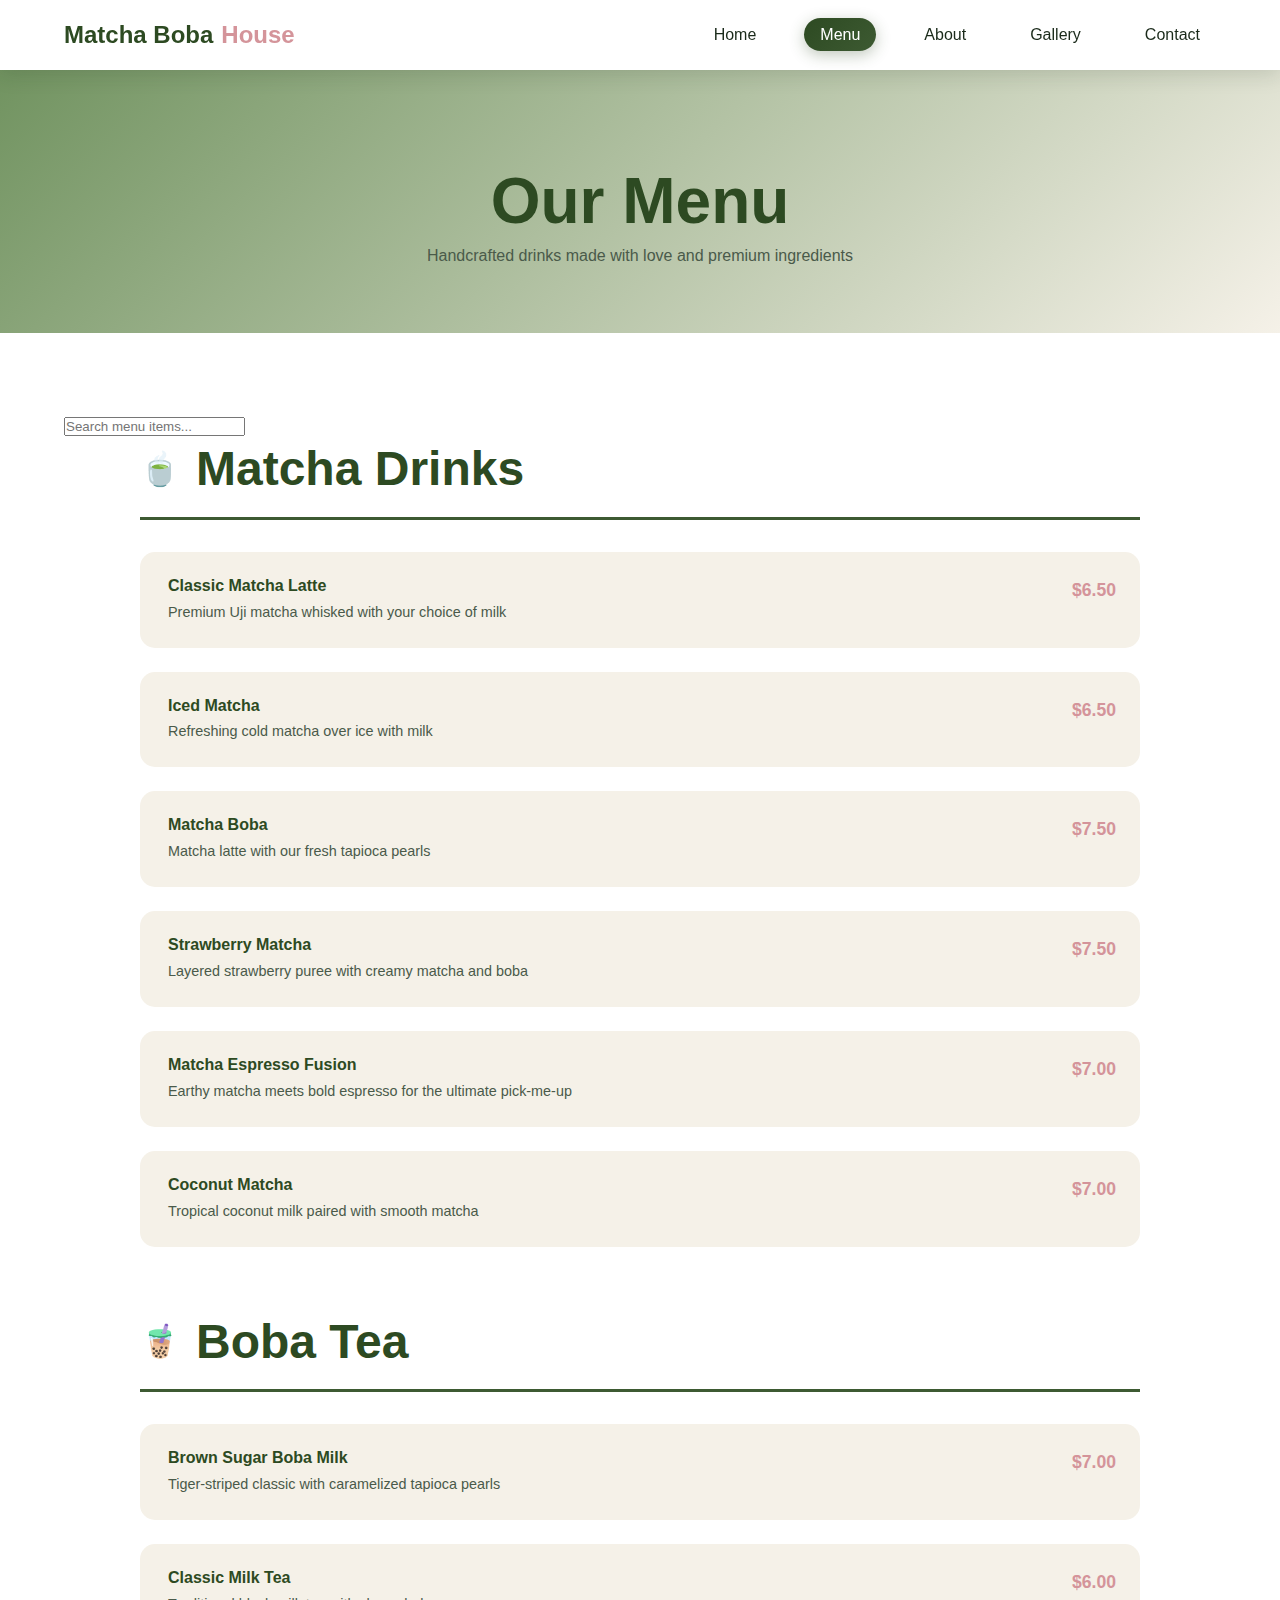
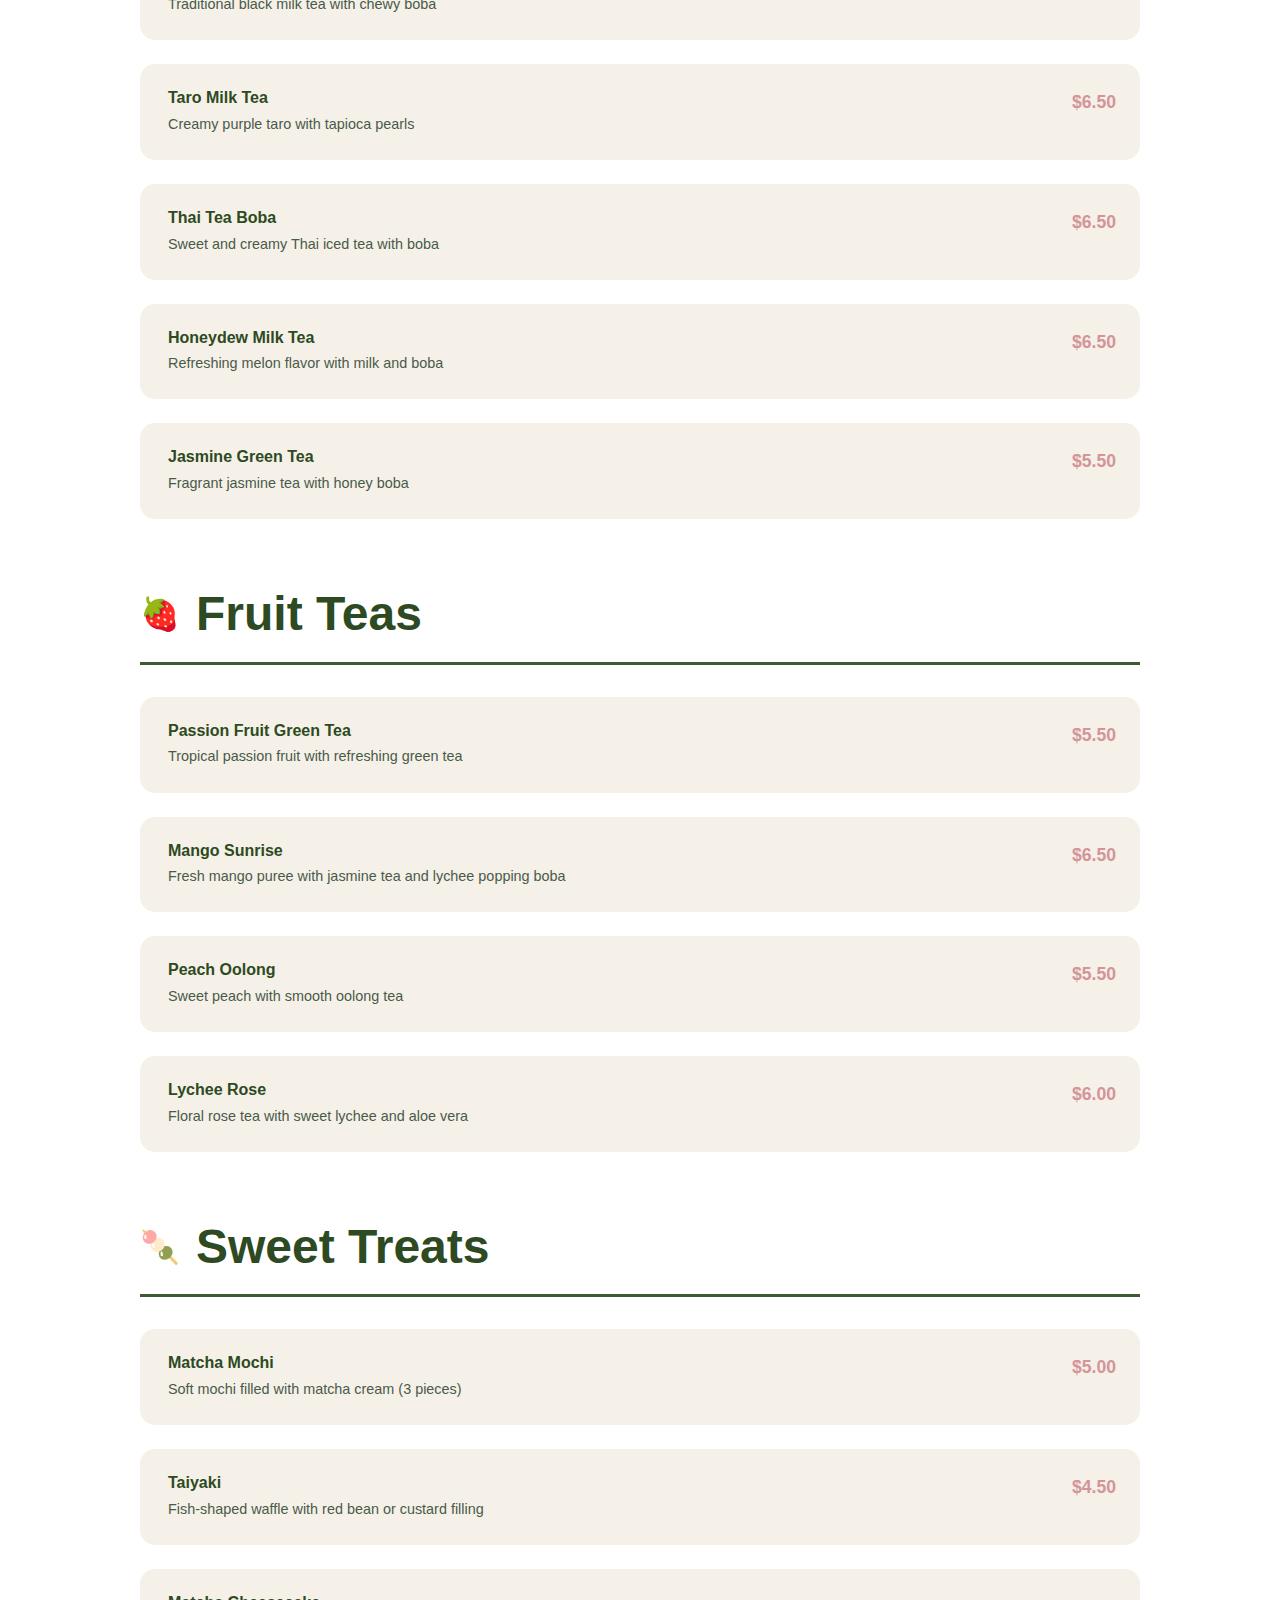
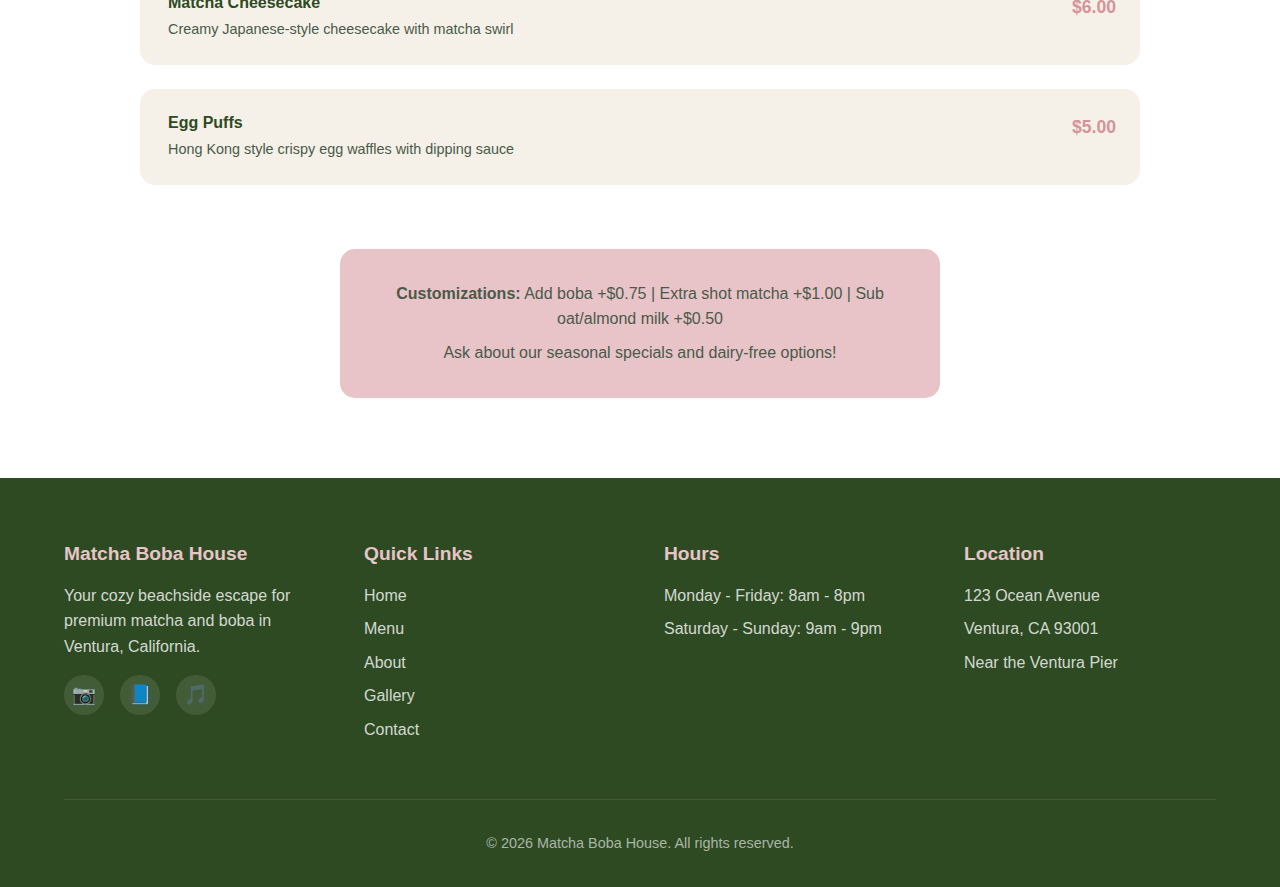
<file: menu.html>
<!doctype html>
<html lang="en">
  <head>
    <meta charset="UTF-8" />
    <meta name="viewport" content="width=device-width, initial-scale=1.0" />
    <title>Menu | Matcha Boba House</title>
    <meta
      name="description"
      content="Explore our menu of premium matcha drinks, handcrafted boba teas, and delicious treats at Matcha Boba House in Ventura."
    />
    <link rel="stylesheet" href="styles.css" />
  </head>
  <body>
    <!-- Navigation -->
    <nav class="navbar">
      <a href="index.html" class="logo">Matcha Boba <span>House</span></a>
      <ul class="nav-links">
        <li><a href="index.html">Home</a></li>
        <li><a href="menu.html" class="active">Menu</a></li>
        <li><a href="about.html">About</a></li>
        <li><a href="gallery.html">Gallery</a></li>
        <li><a href="contact.html">Contact</a></li>
      </ul>
      <div class="menu-toggle" onclick="toggleMenu()">
        <span></span>
        <span></span>
        <span></span>
      </div>
    </nav>

    <!-- Page Hero -->
    <section class="page-hero">
      <h1>Our Menu</h1>
      <p>Handcrafted drinks made with love and premium ingredients</p>
    </section>

    <!-- Menu Section -->
    <section class="menu-section">
      <div class="menu-search">
        <input
          id="search-input"
          type="search"
          placeholder="Search menu items..."
          aria-label="Search menu items"
        />
      </div>
      <!-- Matcha Drinks -->
      <div class="menu-category">
        <div class="category-title">
          <span>🍵</span>
          <h2>Matcha Drinks</h2>
        </div>
        <div class="menu-items">
          <div class="menu-item">
            <div class="item-info">
              <h4>Classic Matcha Latte</h4>
              <p>Premium Uji matcha whisked with your choice of milk</p>
            </div>
            <span class="item-price">$6.50</span>
          </div>
          <div class="menu-item">
            <div class="item-info">
              <h4>Iced Matcha</h4>
              <p>Refreshing cold matcha over ice with milk</p>
            </div>
            <span class="item-price">$6.50</span>
          </div>
          <div class="menu-item">
            <div class="item-info">
              <h4>Matcha Boba</h4>
              <p>Matcha latte with our fresh tapioca pearls</p>
            </div>
            <span class="item-price">$7.50</span>
          </div>
          <div class="menu-item">
            <div class="item-info">
              <h4>Strawberry Matcha</h4>
              <p>Layered strawberry puree with creamy matcha and boba</p>
            </div>
            <span class="item-price">$7.50</span>
          </div>
          <div class="menu-item">
            <div class="item-info">
              <h4>Matcha Espresso Fusion</h4>
              <p>
                Earthy matcha meets bold espresso for the ultimate pick-me-up
              </p>
            </div>
            <span class="item-price">$7.00</span>
          </div>
          <div class="menu-item">
            <div class="item-info">
              <h4>Coconut Matcha</h4>
              <p>Tropical coconut milk paired with smooth matcha</p>
            </div>
            <span class="item-price">$7.00</span>
          </div>
        </div>
      </div>

      <!-- Boba Tea -->
      <div class="menu-category">
        <div class="category-title">
          <span>🧋</span>
          <h2>Boba Tea</h2>
        </div>
        <div class="menu-items">
          <div class="menu-item">
            <div class="item-info">
              <h4>Brown Sugar Boba Milk</h4>
              <p>Tiger-striped classic with caramelized tapioca pearls</p>
            </div>
            <span class="item-price">$7.00</span>
          </div>
          <div class="menu-item">
            <div class="item-info">
              <h4>Classic Milk Tea</h4>
              <p>Traditional black milk tea with chewy boba</p>
            </div>
            <span class="item-price">$6.00</span>
          </div>
          <div class="menu-item">
            <div class="item-info">
              <h4>Taro Milk Tea</h4>
              <p>Creamy purple taro with tapioca pearls</p>
            </div>
            <span class="item-price">$6.50</span>
          </div>
          <div class="menu-item">
            <div class="item-info">
              <h4>Thai Tea Boba</h4>
              <p>Sweet and creamy Thai iced tea with boba</p>
            </div>
            <span class="item-price">$6.50</span>
          </div>
          <div class="menu-item">
            <div class="item-info">
              <h4>Honeydew Milk Tea</h4>
              <p>Refreshing melon flavor with milk and boba</p>
            </div>
            <span class="item-price">$6.50</span>
          </div>
          <div class="menu-item">
            <div class="item-info">
              <h4>Jasmine Green Tea</h4>
              <p>Fragrant jasmine tea with honey boba</p>
            </div>
            <span class="item-price">$5.50</span>
          </div>
        </div>
      </div>

      <!-- Fruit Teas -->
      <div class="menu-category">
        <div class="category-title">
          <span>🍓</span>
          <h2>Fruit Teas</h2>
        </div>
        <div class="menu-items">
          <div class="menu-item">
            <div class="item-info">
              <h4>Passion Fruit Green Tea</h4>
              <p>Tropical passion fruit with refreshing green tea</p>
            </div>
            <span class="item-price">$5.50</span>
          </div>
          <div class="menu-item">
            <div class="item-info">
              <h4>Mango Sunrise</h4>
              <p>Fresh mango puree with jasmine tea and lychee popping boba</p>
            </div>
            <span class="item-price">$6.50</span>
          </div>
          <div class="menu-item">
            <div class="item-info">
              <h4>Peach Oolong</h4>
              <p>Sweet peach with smooth oolong tea</p>
            </div>
            <span class="item-price">$5.50</span>
          </div>
          <div class="menu-item">
            <div class="item-info">
              <h4>Lychee Rose</h4>
              <p>Floral rose tea with sweet lychee and aloe vera</p>
            </div>
            <span class="item-price">$6.00</span>
          </div>
        </div>
      </div>

      <!-- Snacks -->
      <div class="menu-category">
        <div class="category-title">
          <span>🍡</span>
          <h2>Sweet Treats</h2>
        </div>
        <div class="menu-items">
          <div class="menu-item">
            <div class="item-info">
              <h4>Matcha Mochi</h4>
              <p>Soft mochi filled with matcha cream (3 pieces)</p>
            </div>
            <span class="item-price">$5.00</span>
          </div>
          <div class="menu-item">
            <div class="item-info">
              <h4>Taiyaki</h4>
              <p>Fish-shaped waffle with red bean or custard filling</p>
            </div>
            <span class="item-price">$4.50</span>
          </div>
          <div class="menu-item">
            <div class="item-info">
              <h4>Matcha Cheesecake</h4>
              <p>Creamy Japanese-style cheesecake with matcha swirl</p>
            </div>
            <span class="item-price">$6.00</span>
          </div>
          <div class="menu-item">
            <div class="item-info">
              <h4>Egg Puffs</h4>
              <p>Hong Kong style crispy egg waffles with dipping sauce</p>
            </div>
            <span class="item-price">$5.00</span>
          </div>
        </div>
      </div>

      <div class="menu-note">
        <p>
          <strong>Customizations:</strong> Add boba +$0.75 | Extra shot matcha
          +$1.00 | Sub oat/almond milk +$0.50
        </p>
        <p style="margin-top: 0.5rem">
          Ask about our seasonal specials and dairy-free options!
        </p>
      </div>
    </section>

    <!-- Footer -->
    <footer class="footer">
      <div class="footer-content">
        <div class="footer-section">
          <h3>Matcha Boba House</h3>
          <p>
            Your cozy beachside escape for premium matcha and boba in Ventura,
            California.
          </p>
          <div class="social-links">
            <a href="#" aria-label="Instagram">📷</a>
            <a href="#" aria-label="Facebook">📘</a>
            <a href="#" aria-label="TikTok">🎵</a>
          </div>
        </div>
        <div class="footer-section">
          <h3>Quick Links</h3>
          <a href="index.html">Home</a>
          <a href="menu.html">Menu</a>
          <a href="about.html">About</a>
          <a href="gallery.html">Gallery</a>
          <a href="contact.html">Contact</a>
        </div>
        <div class="footer-section">
          <h3>Hours</h3>
          <p>Monday - Friday: 8am - 8pm</p>
          <p>Saturday - Sunday: 9am - 9pm</p>
        </div>
        <div class="footer-section">
          <h3>Location</h3>
          <p>123 Ocean Avenue</p>
          <p>Ventura, CA 93001</p>
          <p>Near the Ventura Pier</p>
        </div>
      </div>
      <div class="footer-bottom">
        <p>&copy; 2026 Matcha Boba House. All rights reserved.</p>
      </div>
    </footer>

    <script>
      function toggleMenu() {
        document.querySelector(".nav-links").classList.toggle("active");
        document.querySelector(".menu-toggle").classList.toggle("active");
      }
    </script>
    <script src="script.js"></script>
  </body>
</html>
</file>
<file: styles.css>
/* ===== CSS Variables ===== */
:root {
  --matcha-dark: #2D4A22;
  --matcha: #3D5A32;
  --matcha-light: #4A6B3F;
  --sage: #6B8F5A;
  --sage-light: #8BAF7A;
  --cream: #F5F1E8;
  --pink: #D4949A;
  --pink-light: #E8C4C8;
  --brown: #6B5344;
  --text-dark: #1A2A1A;
  --text-light: #4A5A4A;
  --white: #FFFFFF;
  --shadow: 0 4px 20px rgba(26, 42, 26, 0.15);
  --shadow-hover: 0 8px 30px rgba(26, 42, 26, 0.25);
  --transition: all 0.3s ease;
}

/* ===== Reset & Base ===== */
* {
  margin: 0;
  padding: 0;
  box-sizing: border-box;
}

html {
  scroll-behavior: smooth;
}

body {
  font-family: 'Segoe UI', Tahoma, Geneva, Verdana, sans-serif;
  background-color: var(--cream);
  color: var(--text-dark);
  line-height: 1.6;
}

a {
  text-decoration: none;
  color: inherit;
}

ul {
  list-style: none;
}

img {
  max-width: 100%;
  height: auto;
}

/* ===== Typography ===== */
h1, h2, h3, h4 {
  font-weight: 600;
  line-height: 1.3;
}

h1 {
  font-size: clamp(2.5rem, 5vw, 4rem);
}

h2 {
  font-size: clamp(2rem, 4vw, 3rem);
  color: var(--matcha-dark);
}

h3 {
  font-size: 1.5rem;
}

p {
  color: var(--text-light);
}

/* ===== Navigation ===== */
.navbar {
  position: fixed;
  top: 0;
  left: 0;
  right: 0;
  background: var(--white);
  padding: 1rem 5%;
  display: flex;
  justify-content: space-between;
  align-items: center;
  z-index: 1000;
  box-shadow: var(--shadow);
}

.logo {
  font-size: 1.5rem;
  font-weight: 700;
  color: var(--matcha-dark);
  display: flex;
  align-items: center;
  gap: 0.5rem;
}

.logo span {
  color: var(--pink);
}

.nav-links {
  display: flex;
  gap: 2rem;
}

.nav-links a {
  color: var(--text-dark);
  font-weight: 500;
  padding: 0.5rem 1rem;
  border-radius: 25px;
  transition: all 0.4s cubic-bezier(0.25, 0.8, 0.25, 1);
}

.nav-links a:hover {
  background: linear-gradient(135deg, var(--matcha) 0%, var(--matcha-light) 100%);
  color: var(--white);
  transform: translateY(-2px);
  box-shadow: 0 4px 15px rgba(61, 90, 50, 0.3);
}

.nav-links a.active {
  background: linear-gradient(135deg, var(--matcha-dark) 0%, var(--matcha) 100%);
  color: var(--white);
  box-shadow: 0 4px 15px rgba(45, 74, 34, 0.3);
}

.menu-toggle {
  display: none;
  flex-direction: column;
  gap: 5px;
  cursor: pointer;
  padding: 5px;
}

.menu-toggle span {
  width: 25px;
  height: 3px;
  background: var(--matcha-dark);
  border-radius: 3px;
  transition: var(--transition);
}

/* ===== Hero Section ===== */
.hero {
  min-height: 100vh;
  display: flex;
  align-items: center;
  justify-content: center;
  text-align: center;
  padding: 8rem 5% 4rem;
  background: linear-gradient(135deg, var(--sage-light) 0%, var(--cream) 50%, var(--pink-light) 100%);
  position: relative;
  overflow: hidden;
}

.hero > img {
  position: absolute;
  top: 0;
  left: 0;
  width: 100%;
  height: 100%;
  object-fit: cover;
  opacity: 0.35;
}

.hero::before {
  content: '';
  position: absolute;
  top: -50%;
  right: -20%;
  width: 70%;
  height: 150%;
  background: radial-gradient(ellipse, var(--sage) 0%, transparent 70%);
  opacity: 0.3;
}

.hero-content {
  position: relative;
  z-index: 1;
  max-width: 800px;
}

.hero h1 {
  color: var(--matcha-dark);
  margin-bottom: 1rem;
}

.hero h1 span {
  color: var(--pink);
}

.hero-tagline {
  font-size: 1.25rem;
  color: var(--text-light);
  margin-bottom: 2rem;
}

.hero-buttons {
  display: flex;
  gap: 1rem;
  justify-content: center;
  flex-wrap: wrap;
}

/* ===== Buttons ===== */
.btn {
  display: inline-block;
  padding: 1rem 2rem;
  border-radius: 50px;
  font-weight: 600;
  cursor: pointer;
  border: none;
  font-size: 1rem;
  position: relative;
  overflow: hidden;
  transition: all 0.4s cubic-bezier(0.25, 0.8, 0.25, 1);
}

.btn::before {
  content: '';
  position: absolute;
  top: 0;
  left: -100%;
  width: 100%;
  height: 100%;
  background: linear-gradient(90deg, transparent, rgba(255, 255, 255, 0.2), transparent);
  transition: left 0.5s ease;
}

.btn:hover::before {
  left: 100%;
}

.btn-primary {
  background: linear-gradient(135deg, var(--matcha) 0%, var(--matcha-light) 100%);
  color: var(--white);
  box-shadow: 0 4px 15px rgba(61, 90, 50, 0.3);
}

.btn-primary:hover {
  background: linear-gradient(135deg, var(--matcha-dark) 0%, var(--matcha) 100%);
  transform: translateY(-3px) scale(1.02);
  box-shadow: 0 8px 25px rgba(45, 74, 34, 0.4);
}

.btn-primary:active {
  transform: translateY(-1px) scale(0.98);
  box-shadow: 0 4px 15px rgba(45, 74, 34, 0.3);
}

.btn-secondary {
  background: transparent;
  color: var(--matcha-dark);
  border: 2px solid var(--matcha);
  box-shadow: 0 4px 15px rgba(61, 90, 50, 0.1);
}

.btn-secondary:hover {
  background: linear-gradient(135deg, var(--matcha) 0%, var(--matcha-light) 100%);
  color: var(--white);
  border-color: transparent;
  transform: translateY(-3px) scale(1.02);
  box-shadow: 0 8px 25px rgba(45, 74, 34, 0.3);
}

.btn-secondary:active {
  transform: translateY(-1px) scale(0.98);
}

.btn-pink {
  background: linear-gradient(135deg, var(--pink) 0%, var(--pink-light) 100%);
  color: var(--white);
  box-shadow: 0 4px 15px rgba(212, 148, 154, 0.3);
}

.btn-pink:hover {
  background: linear-gradient(135deg, #B47A80 0%, var(--pink) 100%);
  transform: translateY(-3px) scale(1.02);
  box-shadow: 0 8px 25px rgba(180, 122, 128, 0.4);
}

.btn-pink:active {
  transform: translateY(-1px) scale(0.98);
  box-shadow: 0 4px 15px rgba(180, 122, 128, 0.3);
}

/* ===== Sections ===== */
section {
  padding: 5rem 5%;
}

.section-header {
  text-align: center;
  margin-bottom: 3rem;
}

.section-header p {
  max-width: 600px;
  margin: 1rem auto 0;
}

/* ===== Features Section (Home) ===== */
.features {
  background: var(--white);
}

.features-grid {
  display: grid;
  grid-template-columns: repeat(auto-fit, minmax(280px, 1fr));
  gap: 2rem;
  max-width: 1200px;
  margin: 0 auto;
}

/* ===== Flip Card Styles ===== */
.flip-card {
  perspective: 1000px;
  height: 280px;
}

.flip-card-inner {
  position: relative;
  width: 100%;
  height: 100%;
  transition: transform 0.6s ease;
  transform-style: preserve-3d;
}

.flip-card:hover .flip-card-inner {
  transform: rotateY(180deg);
}

.flip-card-front,
.flip-card-back {
  position: absolute;
  width: 100%;
  height: 100%;
  backface-visibility: hidden;
  border-radius: 20px;
  display: flex;
  flex-direction: column;
  align-items: center;
  justify-content: center;
  padding: 2rem;
  text-align: center;
}

.flip-card-front {
  background: linear-gradient(145deg, var(--sage-light), var(--sage));
  color: var(--white);
}

.flip-card-back {
  background: var(--matcha-dark);
  color: var(--white);
  transform: rotateY(180deg);
}

.flip-card-front .flip-icon {
  font-size: 3rem;
  margin-bottom: 1rem;
}

.flip-card-front h3 {
  color: var(--white);
  margin-bottom: 0.5rem;
}

.flip-card-front p {
  color: rgba(255, 255, 255, 0.9);
  font-size: 0.95rem;
}

.flip-card-back p {
  color: rgba(255, 255, 255, 0.95);
  font-size: 1rem;
  line-height: 1.6;
}

.flip-card-back .back-icon {
  font-size: 2rem;
  margin-bottom: 1rem;
}

/* Feature card variations */
.flip-card:nth-child(2) .flip-card-front {
  background: linear-gradient(145deg, var(--pink-light), var(--pink));
}

.flip-card:nth-child(2) .flip-card-back {
  background: linear-gradient(145deg, #B47A80, var(--pink));
}

.flip-card:nth-child(3) .flip-card-front {
  background: linear-gradient(145deg, var(--matcha-light), var(--matcha));
}

.flip-card:nth-child(3) .flip-card-back {
  background: var(--matcha);
}

/* Legacy feature card support */
.feature-card {
  background: var(--cream);
  padding: 2.5rem;
  border-radius: 20px;
  text-align: center;
  transition: var(--transition);
}

.feature-card:hover {
  transform: translateY(-5px);
  box-shadow: var(--shadow-hover);
}

.feature-icon {
  font-size: 3rem;
  margin-bottom: 1rem;
}

.feature-card h3 {
  color: var(--matcha-dark);
  margin-bottom: 0.5rem;
}

/* ===== Featured Drinks Section ===== */
.featured-drinks {
  background: var(--matcha-dark);
  padding: 5rem 5%;
}

.featured-drinks .section-header h2 {
  color: var(--white);
}

.featured-drinks .section-header p {
  color: rgba(255, 255, 255, 0.8);
}

.featured-grid {
  display: grid;
  grid-template-columns: repeat(auto-fit, minmax(320px, 1fr));
  gap: 2.5rem;
  max-width: 1200px;
  margin: 0 auto;
}

.featured-drink {
  position: relative;
  border-radius: 24px;
  overflow: hidden;
  background: var(--white);
  box-shadow: var(--shadow-hover);
  transition: var(--transition);
}

.featured-drink:hover {
  transform: translateY(-8px);
  box-shadow: 0 20px 50px rgba(0, 0, 0, 0.3);
}

.featured-drink-image {
  height: 280px;
  display: flex;
  align-items: center;
  justify-content: center;
  font-size: 6rem;
  position: relative;
  overflow: hidden;
}

.featured-drink:nth-child(1) .featured-drink-image {
  background: linear-gradient(145deg, #4A6B3F, var(--matcha-dark));
}

.featured-drink:nth-child(2) .featured-drink-image {
  background: linear-gradient(145deg, var(--pink), #B47A80);
}

.featured-drink:nth-child(3) .featured-drink-image {
  background: linear-gradient(145deg, var(--sage), var(--matcha));
}

.featured-badge {
  position: absolute;
  top: 1rem;
  right: 1rem;
  background: var(--pink);
  color: var(--white);
  padding: 0.4rem 1rem;
  border-radius: 20px;
  font-size: 0.8rem;
  font-weight: 600;
  text-transform: uppercase;
  letter-spacing: 0.5px;
}

.featured-drink-content {
  padding: 2rem;
}

.featured-drink-content h3 {
  color: var(--matcha-dark);
  font-size: 1.4rem;
  margin-bottom: 0.75rem;
}

.featured-drink-content p {
  color: var(--text-light);
  font-size: 1rem;
  line-height: 1.6;
  margin-bottom: 1.5rem;
}

.featured-drink-footer {
  display: flex;
  justify-content: space-between;
  align-items: center;
}

.featured-price {
  font-size: 1.5rem;
  font-weight: 700;
  color: var(--matcha-dark);
}

.featured-drink .btn {
  padding: 0.75rem 1.5rem;
  font-size: 0.9rem;
}

.featured-drink .btn:hover {
  transform: translateY(-3px) scale(1.05);
}

/* Featured drink animations */
.featured-drink {
  animation: fadeInUp 0.6s ease backwards;
}

.featured-drink:nth-child(2) {
  animation-delay: 0.15s;
}

.featured-drink:nth-child(3) {
  animation-delay: 0.3s;
}

/* ===== Popular Items Section ===== */
.popular {
  background: linear-gradient(180deg, var(--cream) 0%, var(--sage-light) 100%);
}

.popular-grid {
  display: grid;
  grid-template-columns: repeat(auto-fit, minmax(280px, 1fr));
  gap: 2rem;
  max-width: 1200px;
  margin: 0 auto;
}

/* Popular Flip Cards */
.popular-flip-card {
  perspective: 1000px;
  height: 350px;
}

.popular-flip-card .flip-card-inner {
  position: relative;
  width: 100%;
  height: 100%;
  transition: transform 0.6s ease;
  transform-style: preserve-3d;
}

.popular-flip-card:hover .flip-card-inner {
  transform: rotateY(180deg);
}

.popular-flip-card .flip-card-front,
.popular-flip-card .flip-card-back {
  position: absolute;
  width: 100%;
  height: 100%;
  backface-visibility: hidden;
  border-radius: 20px;
  overflow: hidden;
  box-shadow: var(--shadow);
}

.popular-flip-card .flip-card-front {
  background: var(--white);
  padding: 0;
  display: flex;
  flex-direction: column;
}

.popular-flip-card .flip-card-back {
  transform: rotateY(180deg);
  display: flex;
  flex-direction: column;
  align-items: center;
  justify-content: center;
  padding: 2rem;
  text-align: center;
}

.popular-flip-card:nth-child(1) .flip-card-back {
  background: linear-gradient(145deg, var(--matcha), var(--matcha-dark));
}

.popular-flip-card:nth-child(2) .flip-card-back {
  background: linear-gradient(145deg, var(--pink), #B47A80);
}

.popular-flip-card:nth-child(3) .flip-card-back {
  background: linear-gradient(145deg, var(--brown), #4A3A2A);
}

.popular-flip-card .flip-card-back h3 {
  color: var(--white);
  margin-bottom: 1rem;
  font-size: 1.3rem;
}

.popular-flip-card .flip-card-back p {
  color: rgba(255, 255, 255, 0.95);
  margin-bottom: 1.5rem;
}

.popular-flip-card .flip-card-back .btn {
  background: linear-gradient(135deg, var(--white) 0%, var(--cream) 100%);
  color: var(--matcha-dark);
  padding: 0.75rem 1.5rem;
  font-size: 0.9rem;
  box-shadow: 0 4px 15px rgba(0, 0, 0, 0.2);
}

.popular-flip-card .flip-card-back .btn:hover {
  background: linear-gradient(135deg, var(--cream) 0%, var(--white) 100%);
  transform: translateY(-2px) scale(1.05);
  box-shadow: 0 8px 25px rgba(0, 0, 0, 0.3);
}

.popular-flip-card .flip-card-back .btn:active {
  transform: scale(0.98);
}

.popular-img {
  height: 200px;
  background: linear-gradient(135deg, var(--matcha-light), var(--sage));
  display: flex;
  align-items: center;
  justify-content: center;
  font-size: 4rem;
}

.popular-flip-card:nth-child(2) .popular-img {
  background: linear-gradient(135deg, var(--pink-light), var(--pink));
}

.popular-flip-card:nth-child(3) .popular-img {
  background: linear-gradient(135deg, var(--brown), #8A7355);
}

.popular-info {
  padding: 1.5rem;
  text-align: left;
}

.popular-info h3 {
  color: var(--matcha-dark);
  margin-bottom: 0.5rem;
}

.popular-info p {
  font-size: 0.9rem;
  margin-bottom: 0.5rem;
}

.popular-info .price {
  color: var(--pink);
  font-weight: 700;
  font-size: 1.2rem;
}

/* Legacy popular card */
.popular-card {
  background: var(--white);
  border-radius: 20px;
  overflow: hidden;
  box-shadow: var(--shadow);
  transition: var(--transition);
}

.popular-card:hover {
  transform: translateY(-5px);
  box-shadow: var(--shadow-hover);
}

/* ===== Menu Page ===== */
.page-hero {
  padding: 10rem 5% 4rem;
  text-align: center;
  background: linear-gradient(135deg, var(--sage) 0%, var(--cream) 100%);
}

.page-hero h1 {
  color: var(--matcha-dark);
}

.menu-section {
  background: var(--white);
}

.menu-category {
  max-width: 1000px;
  margin: 0 auto 4rem;
}

.menu-category:last-child {
  margin-bottom: 0;
}

.category-title {
  display: flex;
  align-items: center;
  gap: 1rem;
  margin-bottom: 2rem;
  padding-bottom: 1rem;
  border-bottom: 3px solid var(--matcha);
}

.category-title span {
  font-size: 2rem;
}

.menu-items {
  display: grid;
  gap: 1.5rem;
}

.menu-item {
  display: flex;
  justify-content: space-between;
  align-items: flex-start;
  padding: 1.5rem;
  background: var(--cream);
  border-radius: 15px;
  transition: var(--transition);
  border-left: 4px solid transparent;
}

.menu-item:hover {
  background: linear-gradient(90deg, var(--sage-light), var(--cream));
  border-left-color: var(--matcha);
}

.item-info h4 {
  color: var(--matcha-dark);
  margin-bottom: 0.25rem;
}

.item-info p {
  font-size: 0.9rem;
}

.item-price {
  font-weight: 700;
  color: var(--pink);
  font-size: 1.1rem;
  white-space: nowrap;
  margin-left: 1rem;
}

.menu-note {
  text-align: center;
  max-width: 600px;
  margin: 3rem auto 0;
  padding: 2rem;
  background: var(--pink-light);
  border-radius: 15px;
}

/* ===== About Page ===== */
.about-content {
  background: var(--white);
}

.about-grid {
  display: grid;
  grid-template-columns: 1fr 1fr;
  gap: 4rem;
  max-width: 1200px;
  margin: 0 auto;
  align-items: center;
}

.about-text h2 {
  margin-bottom: 1.5rem;
}

.about-text p {
  margin-bottom: 1rem;
}

.about-image {
  background: linear-gradient(135deg, var(--matcha), var(--pink));
  border-radius: 20px;
  height: 400px;
  display: flex;
  align-items: center;
  justify-content: center;
  font-size: 6rem;
}

.values-section {
  background: var(--cream);
}

.values-grid {
  display: grid;
  grid-template-columns: repeat(auto-fit, minmax(250px, 1fr));
  gap: 2rem;
  max-width: 1200px;
  margin: 0 auto;
}

/* Value Flip Cards */
.value-flip-card {
  perspective: 1000px;
  height: 250px;
}

.value-flip-card .flip-card-inner {
  position: relative;
  width: 100%;
  height: 100%;
  transition: transform 0.6s ease;
  transform-style: preserve-3d;
}

.value-flip-card:hover .flip-card-inner {
  transform: rotateY(180deg);
}

.value-flip-card .flip-card-front,
.value-flip-card .flip-card-back {
  position: absolute;
  width: 100%;
  height: 100%;
  backface-visibility: hidden;
  border-radius: 20px;
  display: flex;
  flex-direction: column;
  align-items: center;
  justify-content: center;
  padding: 2rem;
  text-align: center;
}

.value-flip-card .flip-card-front {
  background: var(--white);
  border: 2px solid var(--sage);
}

.value-flip-card .flip-card-back {
  background: var(--matcha-dark);
  color: var(--white);
  transform: rotateY(180deg);
}

.value-flip-card .flip-card-front .icon {
  font-size: 2.5rem;
  margin-bottom: 1rem;
}

.value-flip-card .flip-card-front h3 {
  color: var(--matcha-dark);
  margin-bottom: 0.5rem;
}

.value-flip-card .flip-card-back p {
  color: rgba(255, 255, 255, 0.95);
  line-height: 1.6;
}

.value-flip-card:nth-child(1) .flip-card-back {
  background: linear-gradient(145deg, var(--matcha), var(--matcha-dark));
}

.value-flip-card:nth-child(2) .flip-card-back {
  background: linear-gradient(145deg, var(--sage), var(--matcha));
}

.value-flip-card:nth-child(3) .flip-card-back {
  background: linear-gradient(145deg, var(--pink), #B47A80);
}

.value-flip-card:nth-child(4) .flip-card-back {
  background: linear-gradient(145deg, var(--matcha-light), var(--matcha-dark));
}

/* Legacy value card */
.value-card {
  background: var(--white);
  padding: 2rem;
  border-radius: 20px;
  text-align: center;
  border: 2px solid transparent;
  transition: var(--transition);
}

.value-card:hover {
  border-color: var(--matcha);
}

.value-card .icon {
  font-size: 2.5rem;
  margin-bottom: 1rem;
}

.value-card h3 {
  color: var(--matcha-dark);
  margin-bottom: 0.5rem;
}

.team-section {
  background: var(--white);
}

.team-grid {
  display: grid;
  grid-template-columns: repeat(auto-fit, minmax(200px, 1fr));
  gap: 2rem;
  max-width: 800px;
  margin: 0 auto;
}

.team-member {
  text-align: center;
}

.team-photo {
  width: 150px;
  height: 150px;
  border-radius: 50%;
  margin: 0 auto 1rem;
  display: flex;
  align-items: center;
  justify-content: center;
  font-size: 3rem;
}

.team-member:nth-child(1) .team-photo {
  background: linear-gradient(135deg, var(--sage), var(--matcha));
}

.team-member:nth-child(2) .team-photo {
  background: linear-gradient(135deg, var(--pink-light), var(--pink));
}

.team-member h3 {
  color: var(--matcha-dark);
}

.team-member p {
  font-size: 0.9rem;
}

/* ===== Gallery Page ===== */
.gallery-section {
  background: var(--white);
}

.gallery-grid {
  display: grid;
  grid-template-columns: repeat(auto-fit, minmax(300px, 1fr));
  gap: 1.5rem;
  max-width: 1200px;
  margin: 0 auto;
}

/* Gallery Flip Cards */
.gallery-flip-card {
  perspective: 1000px;
  aspect-ratio: 1;
}

.gallery-flip-card .flip-card-inner {
  position: relative;
  width: 100%;
  height: 100%;
  transition: transform 0.6s ease;
  transform-style: preserve-3d;
}

.gallery-flip-card:hover .flip-card-inner {
  transform: rotateY(180deg);
}

.gallery-flip-card .flip-card-front,
.gallery-flip-card .flip-card-back {
  position: absolute;
  width: 100%;
  height: 100%;
  backface-visibility: hidden;
  border-radius: 20px;
  display: flex;
  flex-direction: column;
  align-items: center;
  justify-content: center;
  cursor: pointer;
}

.gallery-flip-card .flip-card-front {
  font-size: 4rem;
}

.gallery-flip-card .flip-card-back {
  transform: rotateY(180deg);
  padding: 2rem;
  text-align: center;
}

.gallery-flip-card .flip-card-back h3 {
  color: var(--white);
  margin-bottom: 0.5rem;
}

.gallery-flip-card .flip-card-back p {
  color: rgba(255, 255, 255, 0.9);
  font-size: 0.95rem;
}

/* Gallery card color variations */
.gallery-flip-card:nth-child(1) .flip-card-front {
  background: linear-gradient(135deg, var(--sage), var(--matcha));
}
.gallery-flip-card:nth-child(1) .flip-card-back {
  background: var(--matcha-dark);
}

.gallery-flip-card:nth-child(2) .flip-card-front {
  background: linear-gradient(135deg, var(--pink-light), var(--pink));
}
.gallery-flip-card:nth-child(2) .flip-card-back {
  background: linear-gradient(145deg, var(--pink), #B47A80);
}

.gallery-flip-card:nth-child(3) .flip-card-front {
  background: linear-gradient(135deg, var(--cream), var(--brown));
}
.gallery-flip-card:nth-child(3) .flip-card-back {
  background: var(--brown);
}

.gallery-flip-card:nth-child(4) .flip-card-front {
  background: linear-gradient(135deg, var(--matcha), var(--matcha-dark));
}
.gallery-flip-card:nth-child(4) .flip-card-back {
  background: linear-gradient(145deg, var(--matcha-dark), #1A3A12);
}

.gallery-flip-card:nth-child(5) .flip-card-front {
  background: linear-gradient(135deg, var(--pink), var(--sage));
}
.gallery-flip-card:nth-child(5) .flip-card-back {
  background: linear-gradient(145deg, var(--sage), var(--matcha));
}

.gallery-flip-card:nth-child(6) .flip-card-front {
  background: linear-gradient(135deg, var(--sage-light), var(--pink-light));
}
.gallery-flip-card:nth-child(6) .flip-card-back {
  background: linear-gradient(145deg, var(--matcha), var(--pink));
}

/* Legacy gallery item */
.gallery-item {
  position: relative;
  border-radius: 20px;
  overflow: hidden;
  aspect-ratio: 1;
  background: linear-gradient(135deg, var(--sage), var(--matcha-light));
  display: flex;
  align-items: center;
  justify-content: center;
  font-size: 4rem;
  cursor: pointer;
  transition: var(--transition);
}

.gallery-overlay {
  position: absolute;
  inset: 0;
  background: rgba(26, 42, 26, 0.8);
  display: flex;
  align-items: center;
  justify-content: center;
  opacity: 0;
  transition: var(--transition);
}

.gallery-item:hover .gallery-overlay {
  opacity: 1;
}

.gallery-overlay p {
  color: var(--white);
  font-weight: 600;
  font-size: 1.2rem;
}

/* ===== Contact Page ===== */
.contact-section {
  background: var(--white);
}

.contact-grid {
  display: grid;
  grid-template-columns: 1fr 1fr;
  gap: 4rem;
  max-width: 1200px;
  margin: 0 auto;
}

.contact-info h2 {
  margin-bottom: 2rem;
}

.info-item {
  display: flex;
  gap: 1rem;
  margin-bottom: 2rem;
  align-items: flex-start;
}

.info-icon {
  font-size: 1.5rem;
  width: 50px;
  height: 50px;
  background: var(--sage);
  border-radius: 50%;
  display: flex;
  align-items: center;
  justify-content: center;
  flex-shrink: 0;
}

.info-item h4 {
  color: var(--matcha-dark);
  margin-bottom: 0.25rem;
}

.hours-table {
  margin-top: 2rem;
}

.hours-table h3 {
  color: var(--matcha-dark);
  margin-bottom: 1rem;
}

.hours-table table {
  width: 100%;
  border-collapse: collapse;
}

.hours-table td {
  padding: 0.5rem 0;
  border-bottom: 1px solid var(--sage);
}

.hours-table td:last-child {
  text-align: right;
  color: var(--text-light);
}

.contact-form-container {
  background: var(--cream);
  padding: 2.5rem;
  border-radius: 20px;
}

.contact-form-container h2 {
  margin-bottom: 1.5rem;
}

.form-group {
  margin-bottom: 1.5rem;
}

.form-group label {
  display: block;
  margin-bottom: 0.5rem;
  font-weight: 500;
  color: var(--matcha-dark);
}

.form-group input,
.form-group textarea,
.form-group select {
  width: 100%;
  padding: 1rem;
  border: 2px solid var(--sage);
  border-radius: 10px;
  font-size: 1rem;
  font-family: inherit;
  background: var(--white);
  transition: var(--transition);
}

.form-group input:focus,
.form-group textarea:focus,
.form-group select:focus {
  outline: none;
  border-color: var(--matcha);
}

.form-group textarea {
  resize: vertical;
  min-height: 120px;
}

.map-section {
  background: var(--cream);
}

.map-container {
  max-width: 1200px;
  margin: 0 auto;
  border-radius: 20px;
  overflow: hidden;
  background: linear-gradient(135deg, var(--sage), var(--matcha));
  height: 400px;
  display: flex;
  align-items: center;
  justify-content: center;
  flex-direction: column;
  gap: 1rem;
}

.map-container .icon {
  font-size: 4rem;
}

.map-container p {
  font-size: 1.2rem;
  color: var(--white);
}

/* ===== Footer ===== */
.footer {
  background: var(--matcha-dark);
  color: var(--white);
  padding: 4rem 5% 2rem;
}

.footer-content {
  display: grid;
  grid-template-columns: repeat(auto-fit, minmax(200px, 1fr));
  gap: 3rem;
  max-width: 1200px;
  margin: 0 auto 3rem;
}

.footer-section h3 {
  color: var(--pink-light);
  margin-bottom: 1rem;
  font-size: 1.2rem;
}

.footer-section p,
.footer-section a {
  color: rgba(255, 255, 255, 0.8);
  display: block;
  margin-bottom: 0.5rem;
  transition: var(--transition);
}

.footer-section a:hover {
  color: var(--pink-light);
}

.social-links {
  display: flex;
  gap: 1rem;
  margin-top: 1rem;
}

.social-links a {
  width: 40px;
  height: 40px;
  background: rgba(255, 255, 255, 0.1);
  border-radius: 50%;
  display: flex;
  align-items: center;
  justify-content: center;
  font-size: 1.2rem;
  transition: all 0.4s cubic-bezier(0.25, 0.8, 0.25, 1);
}

.social-links a:hover {
  background: linear-gradient(135deg, var(--pink) 0%, var(--pink-light) 100%);
  transform: translateY(-3px) scale(1.1);
  box-shadow: 0 8px 20px rgba(212, 148, 154, 0.4);
}

.footer-bottom {
  text-align: center;
  padding-top: 2rem;
  border-top: 1px solid rgba(255, 255, 255, 0.1);
}

.footer-bottom p {
  color: rgba(255, 255, 255, 0.6);
  font-size: 0.9rem;
}

/* ===== Mobile Navigation ===== */
@media (max-width: 768px) {
  .nav-links {
    position: fixed;
    top: 70px;
    left: 0;
    right: 0;
    background: var(--white);
    flex-direction: column;
    padding: 2rem;
    gap: 1rem;
    box-shadow: var(--shadow);
    transform: translateY(-150%);
    transition: var(--transition);
  }

  .nav-links.active {
    transform: translateY(0);
  }

  .menu-toggle {
    display: flex;
  }

  .menu-toggle.active span:nth-child(1) {
    transform: rotate(45deg) translate(6px, 6px);
  }

  .menu-toggle.active span:nth-child(2) {
    opacity: 0;
  }

  .menu-toggle.active span:nth-child(3) {
    transform: rotate(-45deg) translate(6px, -6px);
  }

  .about-grid,
  .contact-grid {
    grid-template-columns: 1fr;
  }

  .about-image {
    height: 300px;
    order: -1;
  }

  .hero-buttons {
    flex-direction: column;
    align-items: center;
  }

  .menu-item {
    flex-direction: column;
    gap: 0.5rem;
  }

  .item-price {
    margin-left: 0;
  }

  /* Mobile flip cards */
  .flip-card,
  .popular-flip-card,
  .value-flip-card,
  .gallery-flip-card {
    height: auto;
    min-height: 250px;
  }

  .flip-card .flip-card-inner,
  .popular-flip-card .flip-card-inner,
  .value-flip-card .flip-card-inner,
  .gallery-flip-card .flip-card-inner {
    transform: none !important;
  }

  .flip-card .flip-card-back,
  .popular-flip-card .flip-card-back,
  .value-flip-card .flip-card-back,
  .gallery-flip-card .flip-card-back {
    position: relative;
    transform: none;
    margin-top: -20px;
    border-radius: 0 0 20px 20px;
  }

  .flip-card .flip-card-front,
  .popular-flip-card .flip-card-front,
  .value-flip-card .flip-card-front,
  .gallery-flip-card .flip-card-front {
    position: relative;
    border-radius: 20px 20px 0 0;
  }

  .popular-flip-card {
    height: auto;
  }

  .popular-flip-card .flip-card-front,
  .popular-flip-card .flip-card-back {
    position: relative;
    height: auto;
  }

  .gallery-flip-card {
    aspect-ratio: auto;
  }

  .gallery-flip-card .flip-card-front {
    padding: 3rem;
  }
}

/* ===== Animations ===== */
@keyframes fadeInUp {
  from {
    opacity: 0;
    transform: translateY(30px);
  }
  to {
    opacity: 1;
    transform: translateY(0);
  }
}

.hero-content {
  animation: fadeInUp 1s ease;
}

.flip-card,
.popular-flip-card,
.value-flip-card,
.gallery-flip-card,
.feature-card,
.popular-card,
.value-card,
.gallery-item {
  animation: fadeInUp 0.6s ease backwards;
}

.flip-card:nth-child(2),
.popular-flip-card:nth-child(2),
.value-flip-card:nth-child(2),
.gallery-flip-card:nth-child(2),
.feature-card:nth-child(2),
.popular-card:nth-child(2),
.value-card:nth-child(2),
.gallery-item:nth-child(2) {
  animation-delay: 0.1s;
}

.flip-card:nth-child(3),
.popular-flip-card:nth-child(3),
.value-flip-card:nth-child(3),
.gallery-flip-card:nth-child(3),
.feature-card:nth-child(3),
.popular-card:nth-child(3),
.value-card:nth-child(3),
.gallery-item:nth-child(3) {
  animation-delay: 0.2s;
}

.value-flip-card:nth-child(4),
.gallery-flip-card:nth-child(4),
.gallery-item:nth-child(4) {
  animation-delay: 0.3s;
}

.gallery-flip-card:nth-child(5),
.gallery-item:nth-child(5) {
  animation-delay: 0.4s;
}

.gallery-flip-card:nth-child(6),
.gallery-item:nth-child(6) {
  animation-delay: 0.5s;
}
</file>
